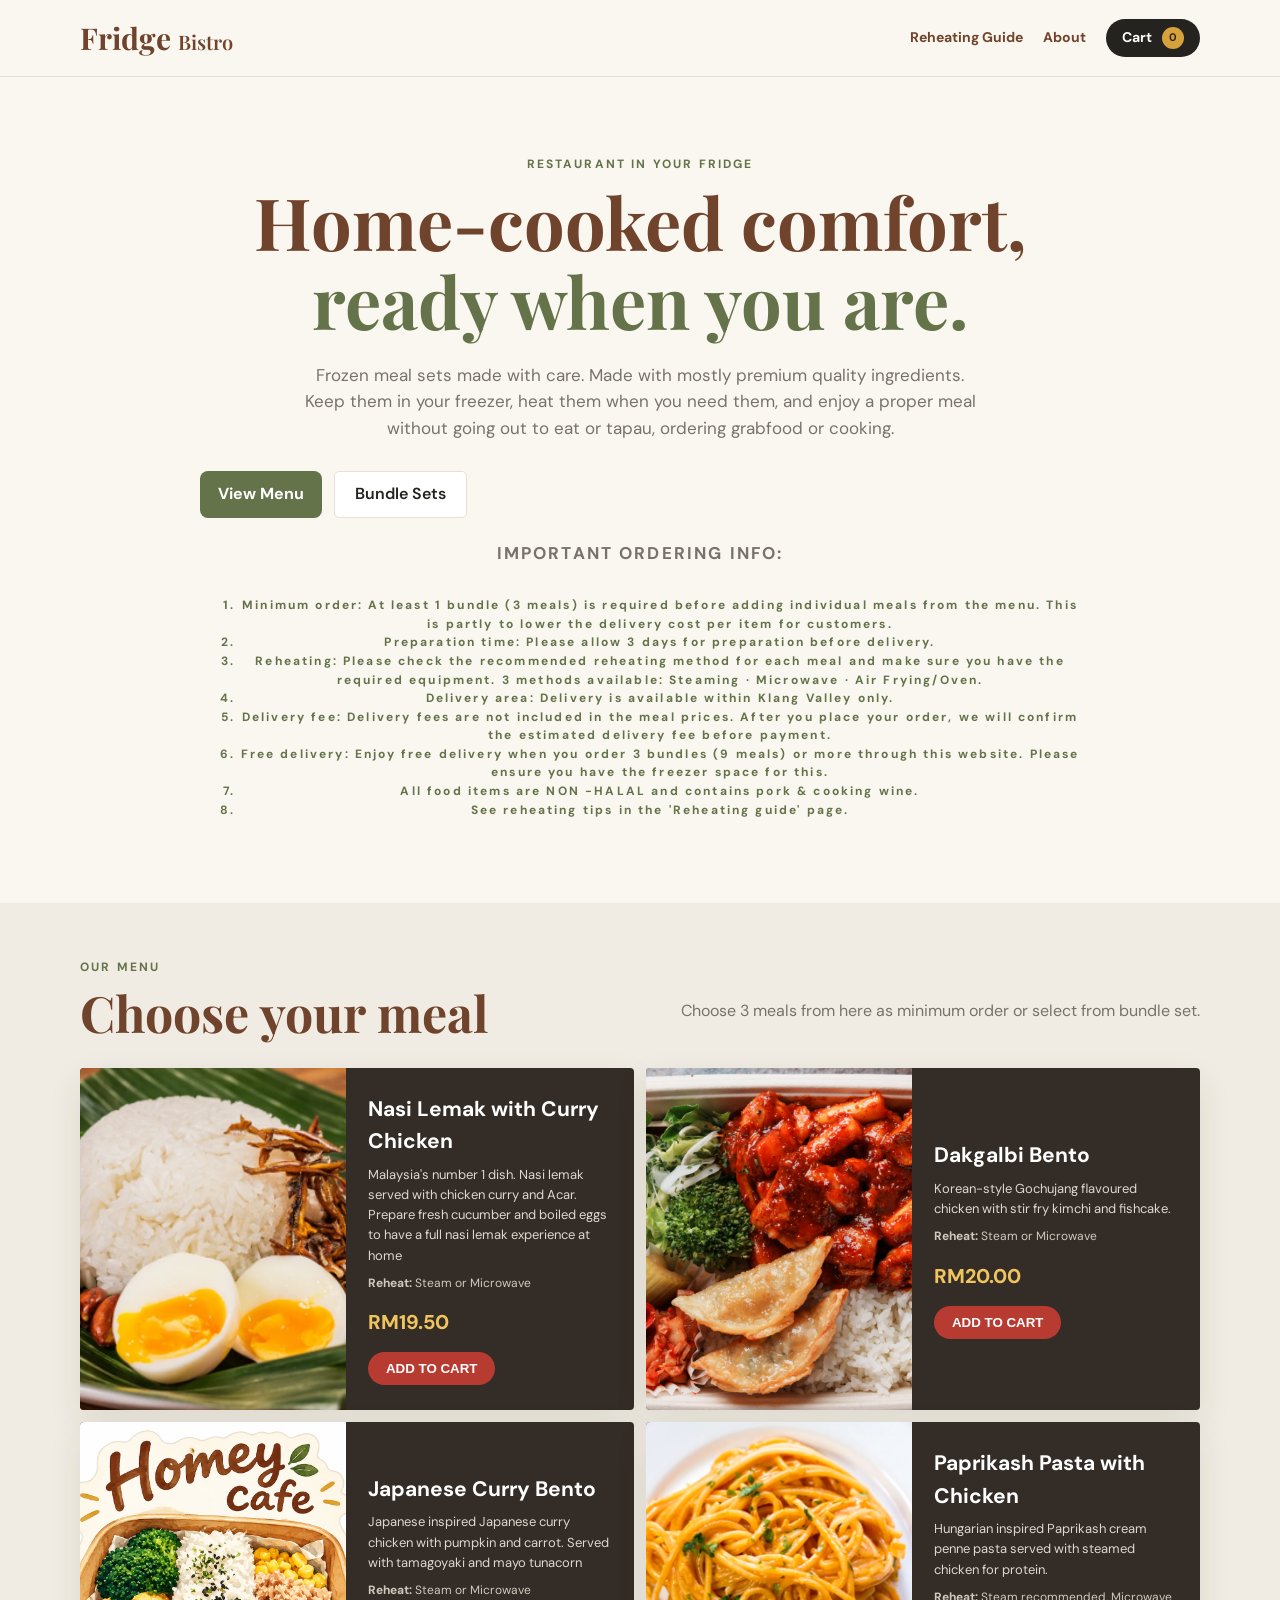
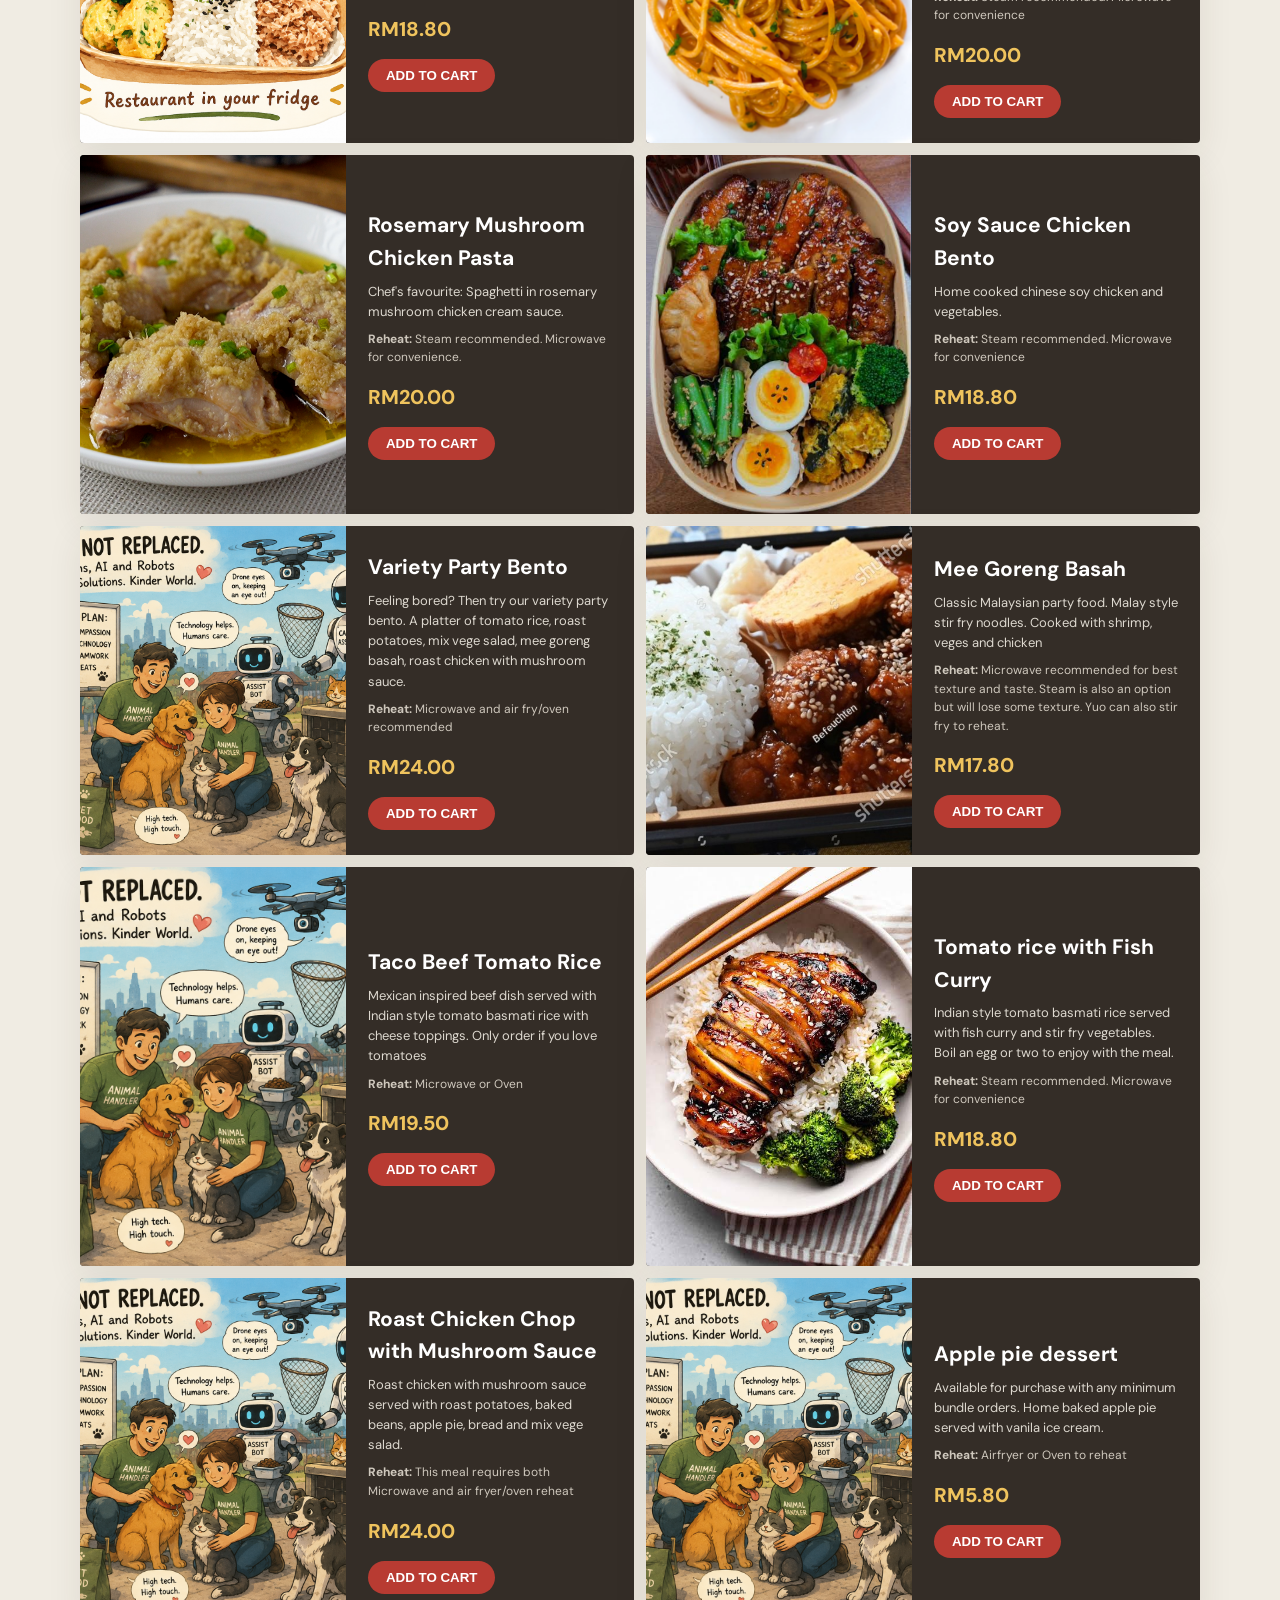
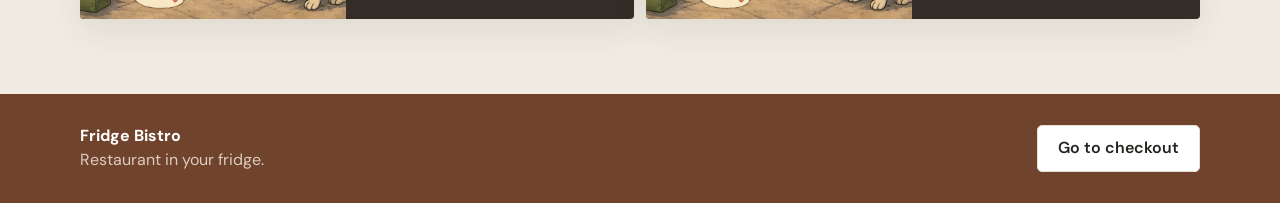
<file: index.html>
<!DOCTYPE html>

<html lang="en">

<head>

  <meta charset="UTF-8">

  <meta
    name="viewport"
    content="width=device-width, initial-scale=1.0"
  >

  <title>Fridge Bistro — Restaurant in your fridge</title>

  <meta
    name="description"
    content="Fridge Bistro — frozen meals ready in your fridge."
  >

  <link
    rel="stylesheet"
    href="style.css"
  >

</head>

<body>

  <!-- =====================================================
       HEADER
       ===================================================== -->

  <header class="site-header">

   <div class="container nav">

  <a
    class="brand"
    href="index.html"
  >
    <span>Fridge</span>
    <small>Bistro</small>
  </a>

  <nav class="main-nav">
<a href="reheating.html">Reheating Guide</a>
    <a href="about.html">
      About
    </a>

    <a
      class="cart-link"
      href="checkout.html"
    >
      Cart
      <b id="cart-count">0</b>
    </a>

  </nav>

</div>

  </header>


  <!-- =====================================================
       MAIN
       ===================================================== -->

  <main>

    <!-- HERO -->

    <section class="hero container">

      <p class="eyebrow">
        RESTAURANT IN YOUR FRIDGE
      </p>

      <h1>
        Home-cooked comfort,
        <br>
        <em>ready when you are.</em>
      </h1>

      <p>
        Frozen meal sets made with care. Made with mostly premium quality ingredients.
        Keep them in your freezer, heat them
        when you need them, and enjoy a proper
        meal without going out to eat or tapau, ordering grabfood or cooking.
      </p>

      <div class="hero-buttons">

        <a
          class="primary-btn"
          href="#menu"
        >
          View Menu
        </a>

        <a
          class="secondary-btn"
          href="bundles.html"
        >
          Bundle Sets
        </a>

      </div>


      <!-- IMPORTANT : BEFORE YOU ORDER INFO -->

      <div class="eyebrow">

        <p>
          <strong>IMPORTANT ORDERING INFO:</strong>
        </p>

        <ol>

          <li>
            Minimum order: At least 1 bundle (3 meals) is required before adding individual meals from the menu. This is partly to lower the delivery cost per item for customers.
          </li>

          <li>
            Preparation time: Please allow 3 days for preparation before delivery.
          </li>
  <li>
            Reheating: Please check the recommended reheating method for each meal and make sure you have the required equipment.
    3 methods available: Steaming · Microwave · Air Frying/Oven.
          </li>
          <li>
            Delivery area: Delivery is available within Klang Valley only.
          </li>

          <li>
            Delivery fee: Delivery fees are not included in the meal prices. After you place your order, we will confirm the estimated delivery fee before payment.
          </li>

          <li>
           Free delivery: Enjoy free delivery when you order 3 bundles (9 meals) or more through this website. Please ensure you have the freezer space for this.
          </li>
  <li>
           All food items are NON -HALAL and contains pork & cooking wine.
          </li>
        <li>
           See reheating tips in the 'Reheating guide' page.
          </li>  
        </ol>

      </div>

    </section>


    <!-- MENU -->

    <section
      id="menu"
      class="menu-section"
    >

      <div class="container">

        <div class="section-heading">

          <div>

            <p class="eyebrow">
              OUR MENU
            </p>

            <h2>
              Choose your meal
            </h2>

          </div>

          <p>
            Choose 3 meals from here as minimum order or select from bundle set.
          </p>

        </div>


        <div
          id="menu-grid"
          class="menu-grid"
        ></div>

      </div>

    </section>

  </main>


  <!-- =====================================================
       FOOTER
       ===================================================== -->

  <footer>

    <div class="container footer-inner">

      <div>

        <strong>
          Fridge Bistro
        </strong>

        <span>
          Restaurant in your fridge.
        </span>

      </div>

      <a
        class="secondary-btn"
        href="checkout.html"
      >
        Go to checkout
      </a>

    </div>

  </footer>


  <script src="script.js"></script>

</body>

</html>
</file>
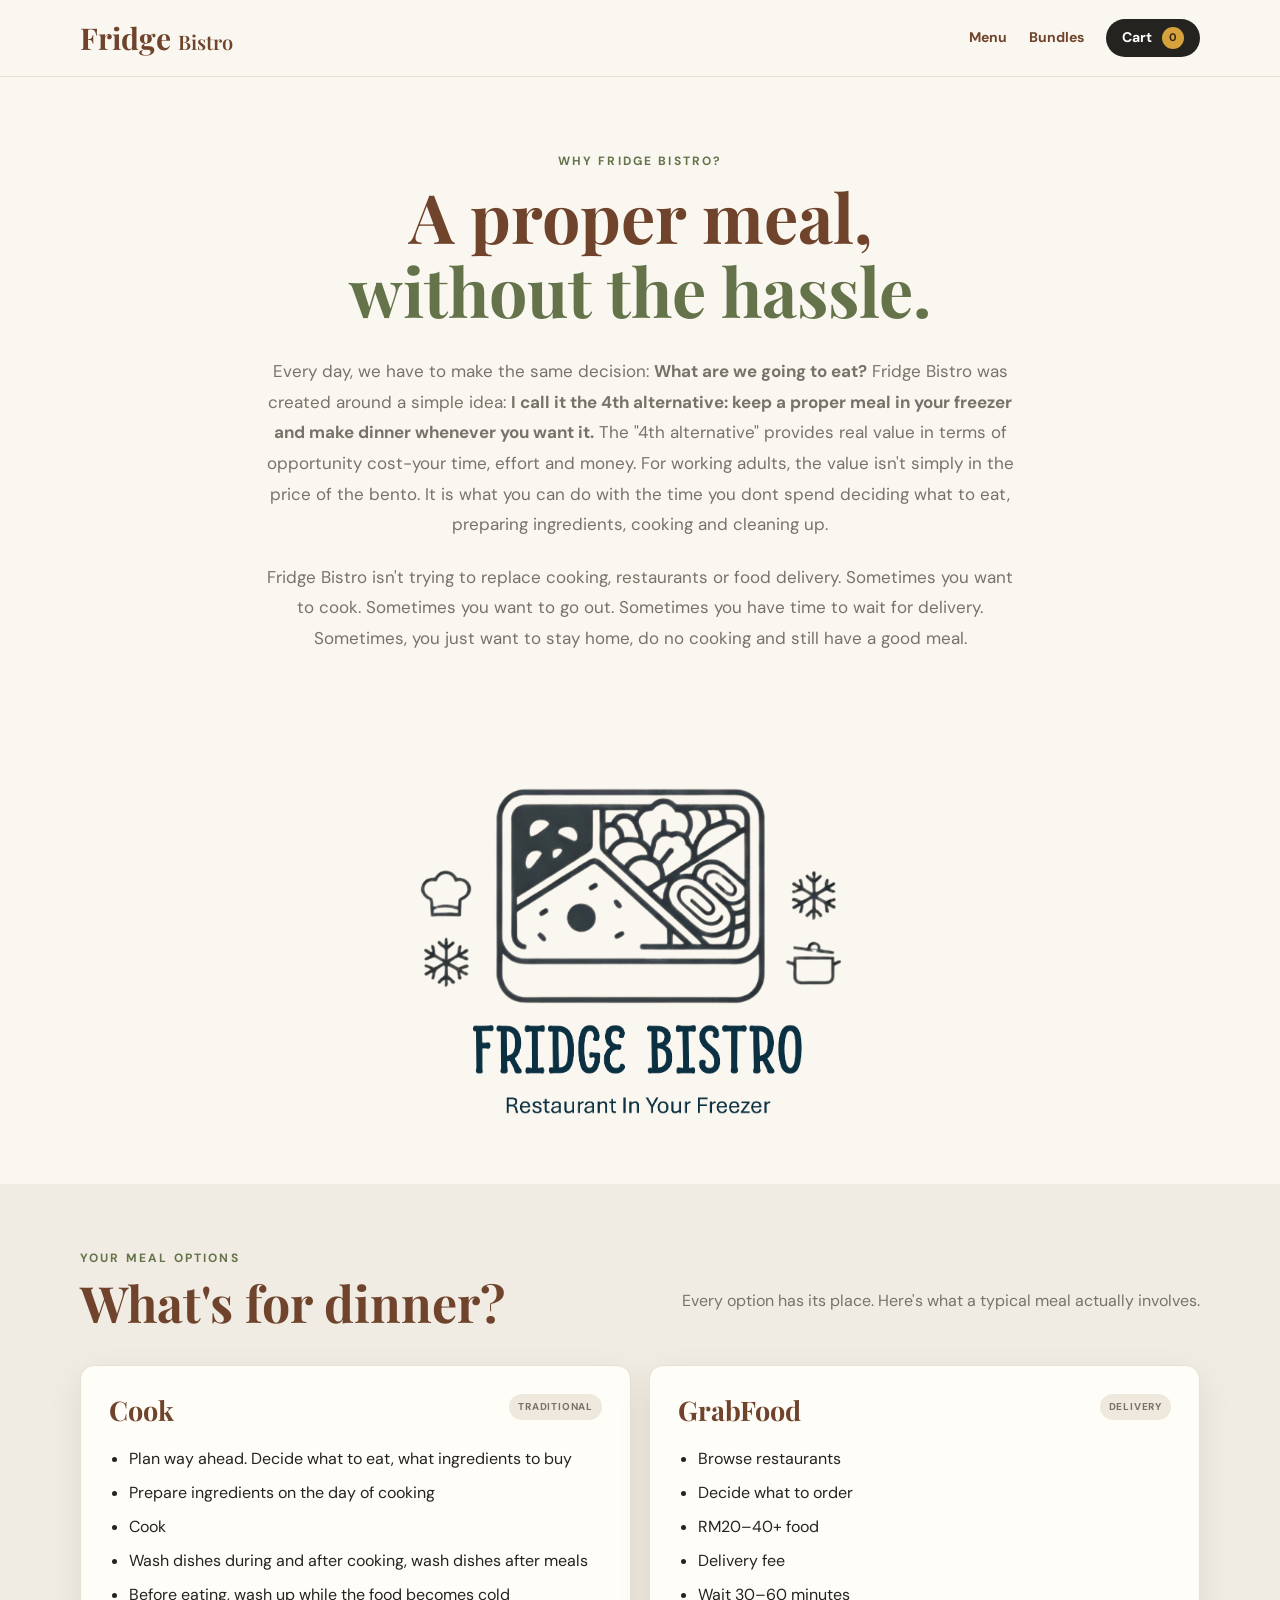
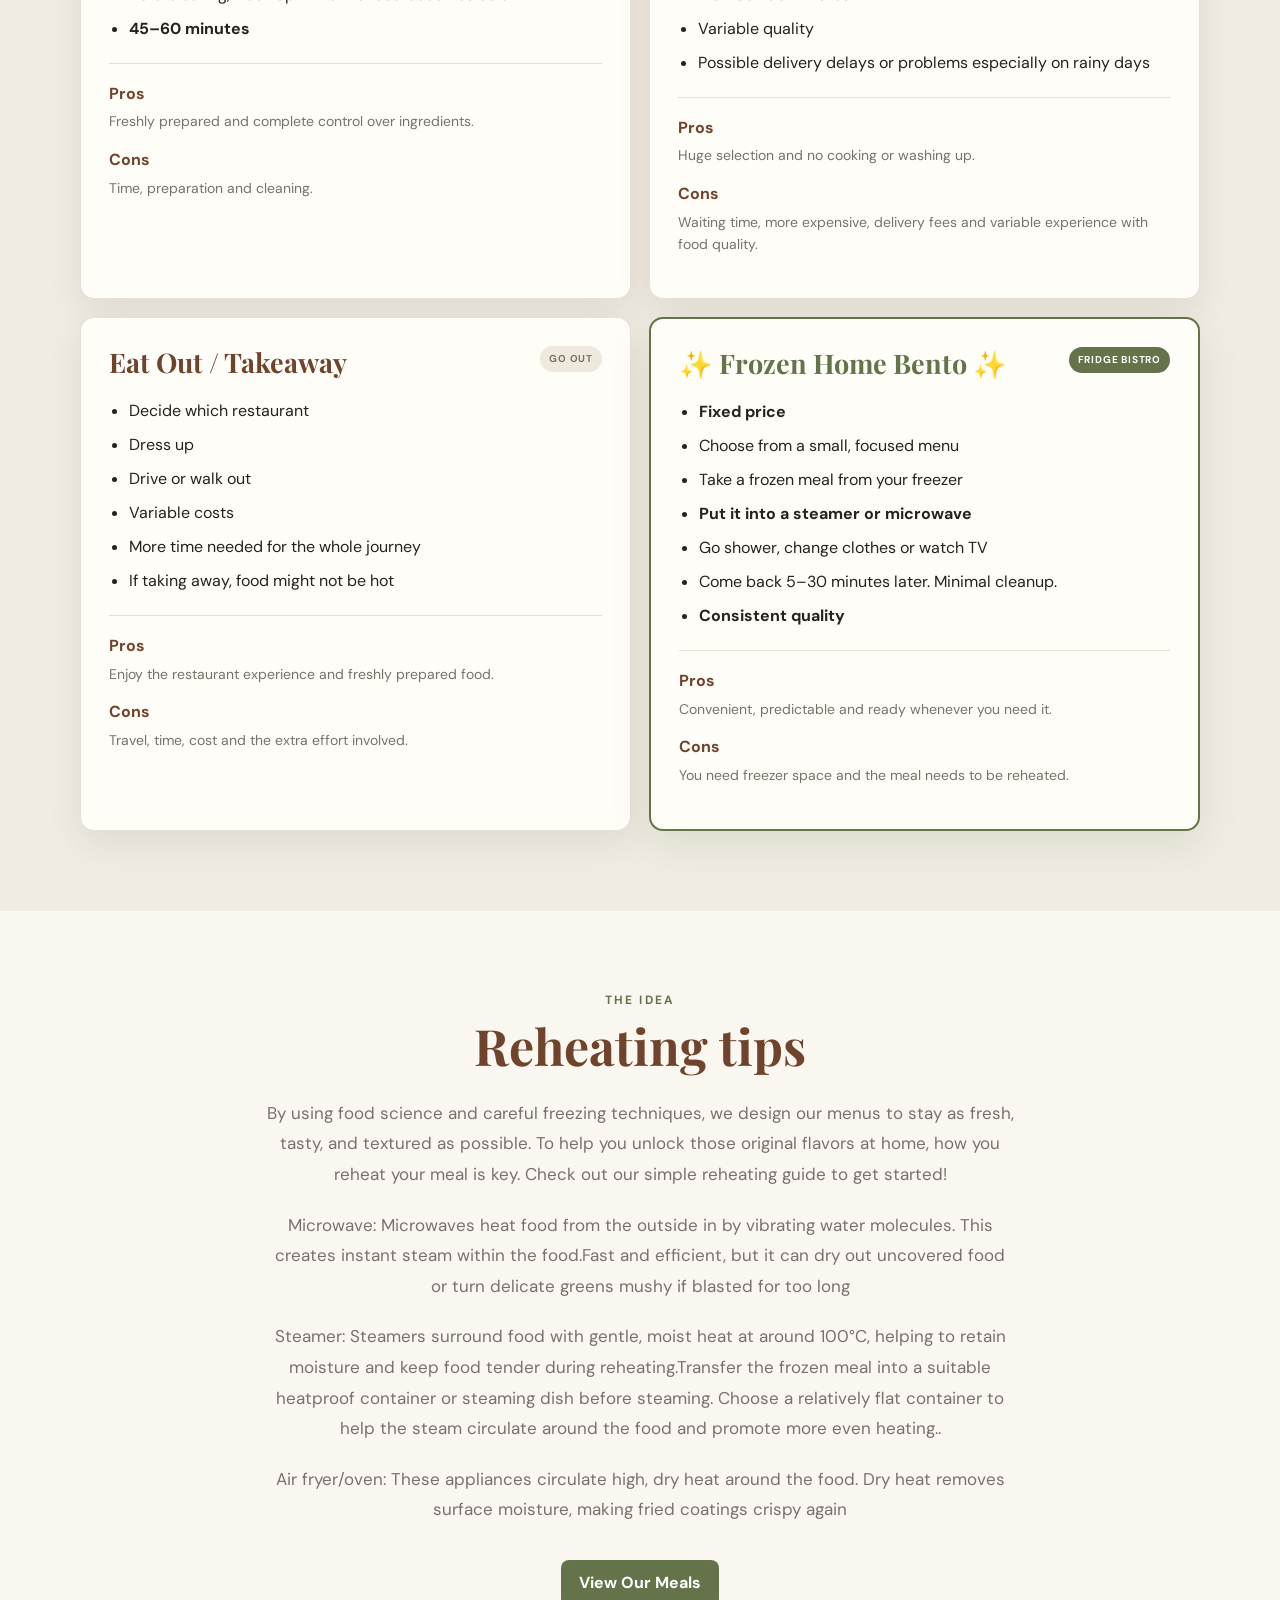
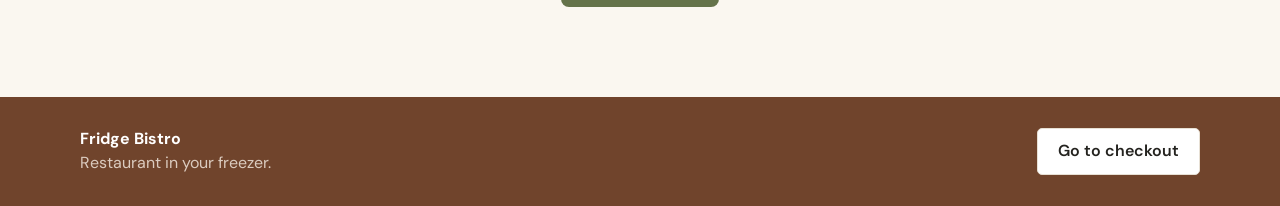
<file: about.html>
<!DOCTYPE html>

<html lang="en">

<head>

  <meta charset="UTF-8">

  <meta
    name="viewport"
    content="width=device-width, initial-scale=1.0"
  >

  <title>About Fridge Bistro — Why frozen home bento?</title>

  <meta
    name="description"
    content="Why Fridge Bistro makes frozen home bento meals — a convenient alternative to cooking, ordering delivery, or eating out."
  >

  <link
    rel="stylesheet"
    href="style.css"
  >

</head>

<body>


  <!-- =====================================================
       HEADER
       ===================================================== -->

  <header class="site-header">

    <div class="container nav">

      <a
        class="brand"
        href="index.html"
      >
        <span>Fridge</span>
        <small>Bistro</small>
      </a>

      <nav class="about-nav">

        <a href="index.html">
          Menu
        </a>

        <a href="bundles.html">
          Bundles
        </a>

        <a
          class="cart-link"
          href="checkout.html"
        >
          Cart
          <b id="cart-count">0</b>
        </a>

      </nav>

    </div>

  </header>


  <!-- =====================================================
       MAIN
       ===================================================== -->

  <main>


    <!-- INTRO -->

    <section class="about-hero">

      <div class="container about-container">

        <p class="eyebrow">
          WHY FRIDGE BISTRO?
        </p>

        <h1>
          A proper meal,
          <br>
          <em>without the hassle.</em>
        </h1>

        <p class="about-intro">

          Every day, we have to make the same decision:
          <strong>What are we going to eat?</strong>

         Fridge Bistro was created around a simple idea:
          <strong>I call it the 4th alternative: keep a proper meal in your freezer and make dinner
          whenever you want it.</strong>
          The "4th alternative" provides real value in terms of opportunity cost-your time, effort and money. For working adults, the value isn't simply in the price of the bento. It is what you can do with the time you dont spend deciding what to eat, preparing ingredients, cooking and cleaning up.
        </p>

        <p class="about-intro">

          Fridge Bistro isn't trying to replace cooking, restaurants or
          food delivery. Sometimes you want to cook. Sometimes you want
          to go out. Sometimes you have time to wait for delivery. Sometimes, you just want to stay home, do no cooking and still have a good meal.          
          
        </p>

      </div>

    </section>
<!-- ABOUT IMAGE -->

<section class="about-image-section">

  <div class="container">

    <img
      src="images/Fridge Bistro.png"
      alt="Fridge Bistro frozen home bento"
      class="about-image"
    >

  </div>

</section>

    <!-- =====================================================
         COMPARISON
         ===================================================== -->

    <section class="comparison-section">

      <div class="container">

        <div class="section-heading about-heading">

          <div>

            <p class="eyebrow">
              YOUR MEAL OPTIONS
            </p>

            <h2>
              What's for dinner?
            </h2>

          </div>

          <p>
            Every option has its place. Here's what a typical meal
            actually involves.
          </p>

        </div>


        <div class="meal-comparison">


          <!-- COOK -->

          <article class="meal-option">

            <div class="meal-option-header">

              <h3>
                Cook
              </h3>

              <span class="meal-label">
                TRADITIONAL
              </span>

            </div>

            <ul>

              <li>
                Plan way ahead. Decide what to eat, what ingredients to buy
              </li>

              <li>
                Prepare ingredients on the day of cooking
              </li>

              <li>
                Cook
              </li>

              <li>
                Wash dishes during and after cooking, wash dishes after meals
              </li>

              <li>
                Before eating, wash up while the food becomes cold
              </li>

              <li>
                <strong>45–60 minutes</strong>
              </li>

            </ul>

            <div class="meal-pros-cons">

              <strong>
                Pros
              </strong>

              <p>
                Freshly prepared and complete control over ingredients.
              </p>

              <strong>
                Cons
              </strong>

              <p>
                Time, preparation and cleaning.
              </p>

            </div>

          </article>


          <!-- GRABFOOD -->

          <article class="meal-option">

            <div class="meal-option-header">

              <h3>
                GrabFood
              </h3>

              <span class="meal-label">
                DELIVERY
              </span>

            </div>

            <ul>

              <li>
                Browse restaurants
              </li>

              <li>
                Decide what to order
              </li>

              <li>
                RM20–40+ food
              </li>

              <li>
                Delivery fee
              </li>

              <li>
                Wait 30–60 minutes
              </li>

              <li>
                Variable quality
              </li>

              <li>
                Possible delivery delays or problems especially on rainy days
              </li>

            </ul>

            <div class="meal-pros-cons">

              <strong>
                Pros
              </strong>

              <p>
                Huge selection and no cooking or washing up.
              </p>

              <strong>
                Cons
              </strong>

              <p>
                Waiting time, more expensive, delivery fees and variable experience with food quality.
              </p>

            </div>

          </article>


          <!-- EAT OUT -->

          <article class="meal-option">

            <div class="meal-option-header">

              <h3>
                Eat Out / Takeaway
              </h3>

              <span class="meal-label">
                GO OUT
              </span>

            </div>

            <ul>

              <li>
                Decide which restaurant
              </li>

              <li>
                Dress up
              </li>

              <li>
                Drive or walk out
              </li>

              <li>
                Variable costs
              </li>

              <li>
                More time needed for the whole journey
              </li>

              <li>
                If taking away, food might not be hot
              </li>

            </ul>

            <div class="meal-pros-cons">

              <strong>
                Pros
              </strong>

              <p>
                Enjoy the restaurant experience and freshly prepared food.
              </p>

              <strong>
                Cons
              </strong>

              <p>
                Travel, time, cost and the extra effort involved.
              </p>

            </div>

          </article>


          <!-- FRIDGE BISTRO -->

          <article class="meal-option featured-meal">

            <div class="meal-option-header">

              <h3>
                ✨ Frozen Home Bento ✨
              </h3>

              <span class="meal-label">
                FRIDGE BISTRO
              </span>

            </div>

            <ul>

              <li>
                <strong>Fixed price</strong>
              </li>

              <li>
                Choose from a small, focused menu
              </li>

              <li>
                Take a frozen meal from your freezer
              </li>

              <li>
                <strong>Put it into a steamer or microwave</strong>
              </li>

              <li>
                Go shower, change clothes or watch TV
              </li>

              <li>
                Come back 5–30 minutes later. Minimal cleanup.
              </li>

              <li>
                <strong>Consistent quality</strong>
              </li>

            </ul>

            <div class="meal-pros-cons">

              <strong>
                Pros
              </strong>

              <p>
                Convenient, predictable and ready whenever you need it.
              </p>

              <strong>
                Cons
              </strong>

              <p>
                You need freezer space and the meal needs to be reheated.
              </p>

            </div>

          </article>


        </div>

      </div>

    </section>


    <!-- =====================================================
         CLOSING
         ===================================================== -->

    <section class="about-closing">

      <div class="container">

        <p class="eyebrow">
          THE IDEA
        </p>

        <h2>
          Reheating tips
        </h2>

        <p>
         By using food science and careful freezing techniques, we design our menus to stay as fresh, tasty, and textured as possible. To help you unlock those original flavors at home, how you reheat your meal is key. Check out our simple reheating guide to get started!
        </p>

        <p>
          Microwave: Microwaves heat food from the outside in by vibrating water molecules. This creates instant steam within the food.Fast and efficient, but it can dry out uncovered food or turn delicate greens mushy if blasted for too long
        </p>

         <p>
          Steamer: Steamers surround food with gentle, moist heat at around 100°C, helping to retain moisture and keep food tender during reheating.Transfer the frozen meal into a suitable heatproof container or steaming dish before steaming. Choose a relatively flat container to help the steam circulate around the food and promote more even heating.. 
        </p>

         <p>
          Air fryer/oven: These appliances circulate high, dry heat around the food. Dry heat removes surface moisture, making fried coatings crispy again
        </p>
        <a
          class="primary-btn"
          href="index.html#menu"
        >
          View Our Meals
        </a>

      </div>

    </section>


  </main>


  <!-- =====================================================
       FOOTER
       ===================================================== -->

  <footer>

    <div class="container footer-inner">

      <div>

        <strong>
          Fridge Bistro
        </strong>

        <span>
          Restaurant in your freezer.
        </span>

      </div>

      <a
        class="secondary-btn"
        href="checkout.html"
      >
        Go to checkout
      </a>

    </div>

  </footer>


  <script src="script.js"></script>

</body>

</html>
</file>
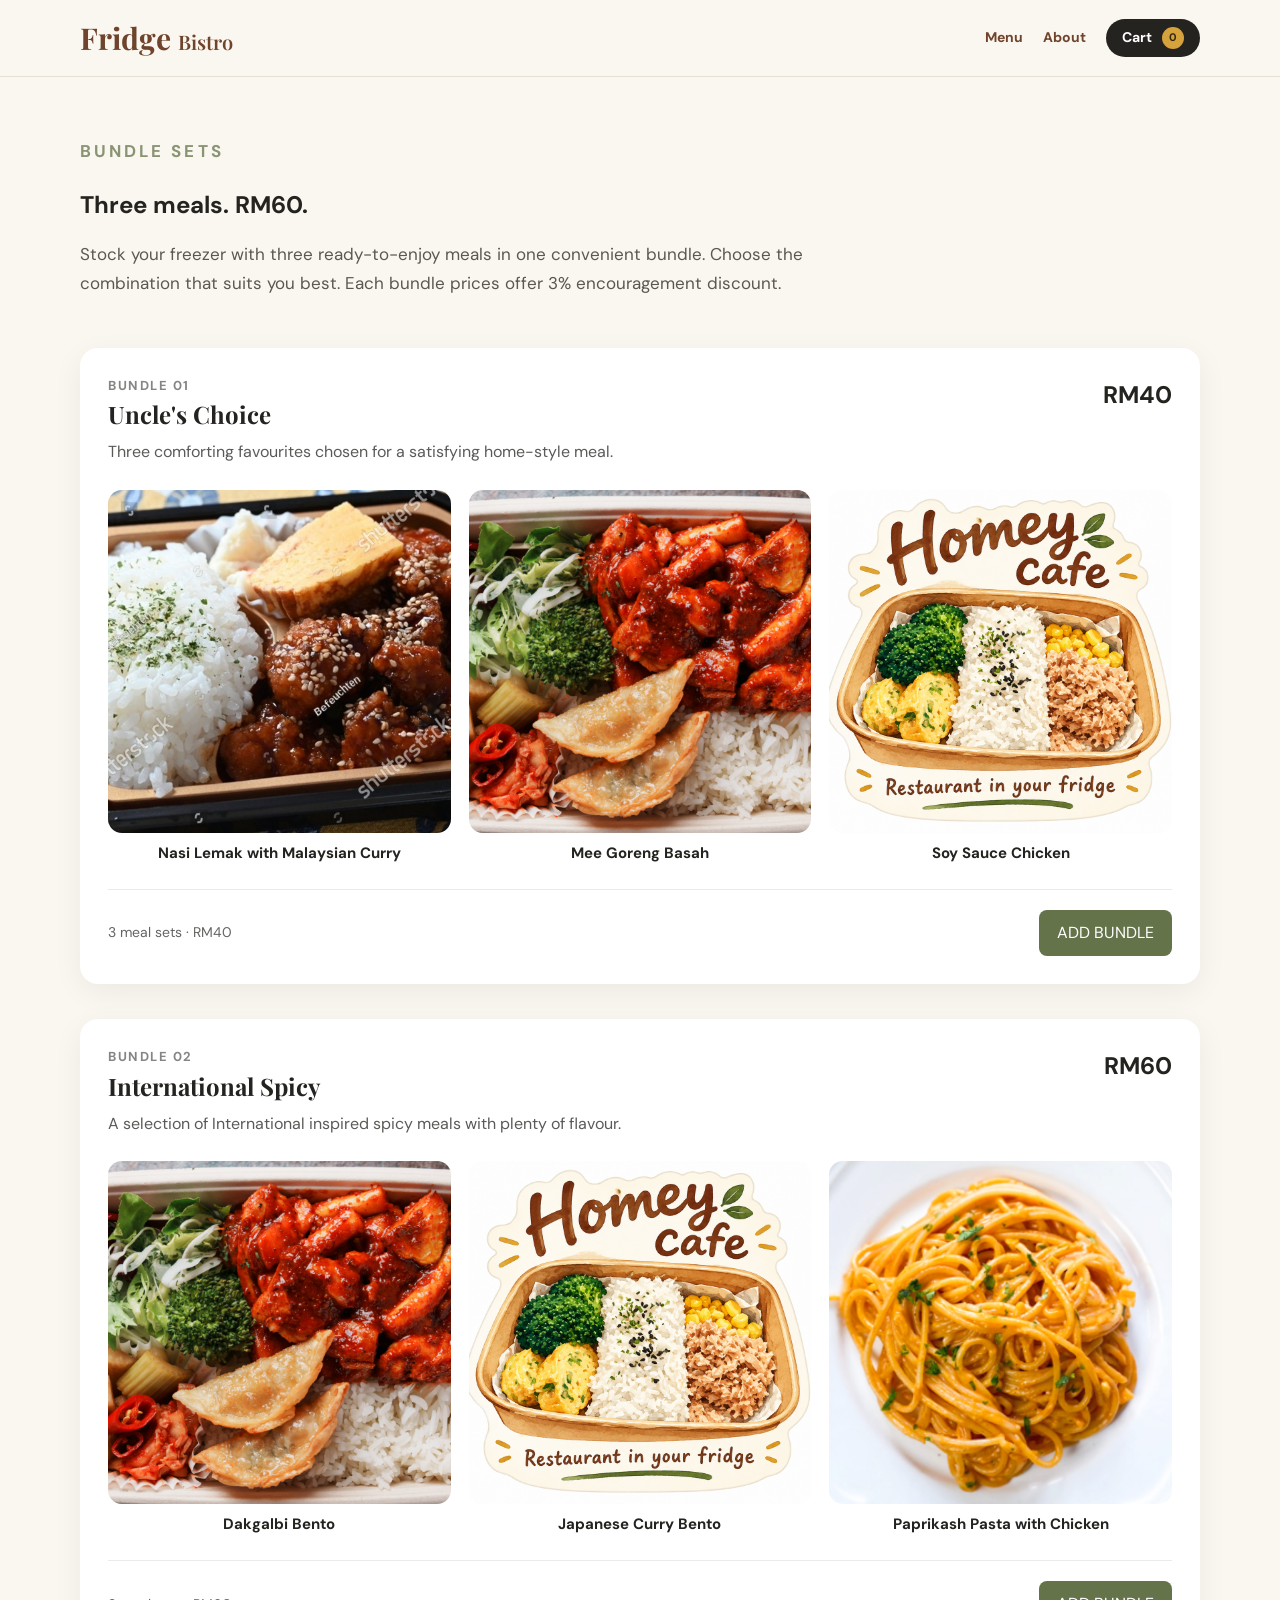
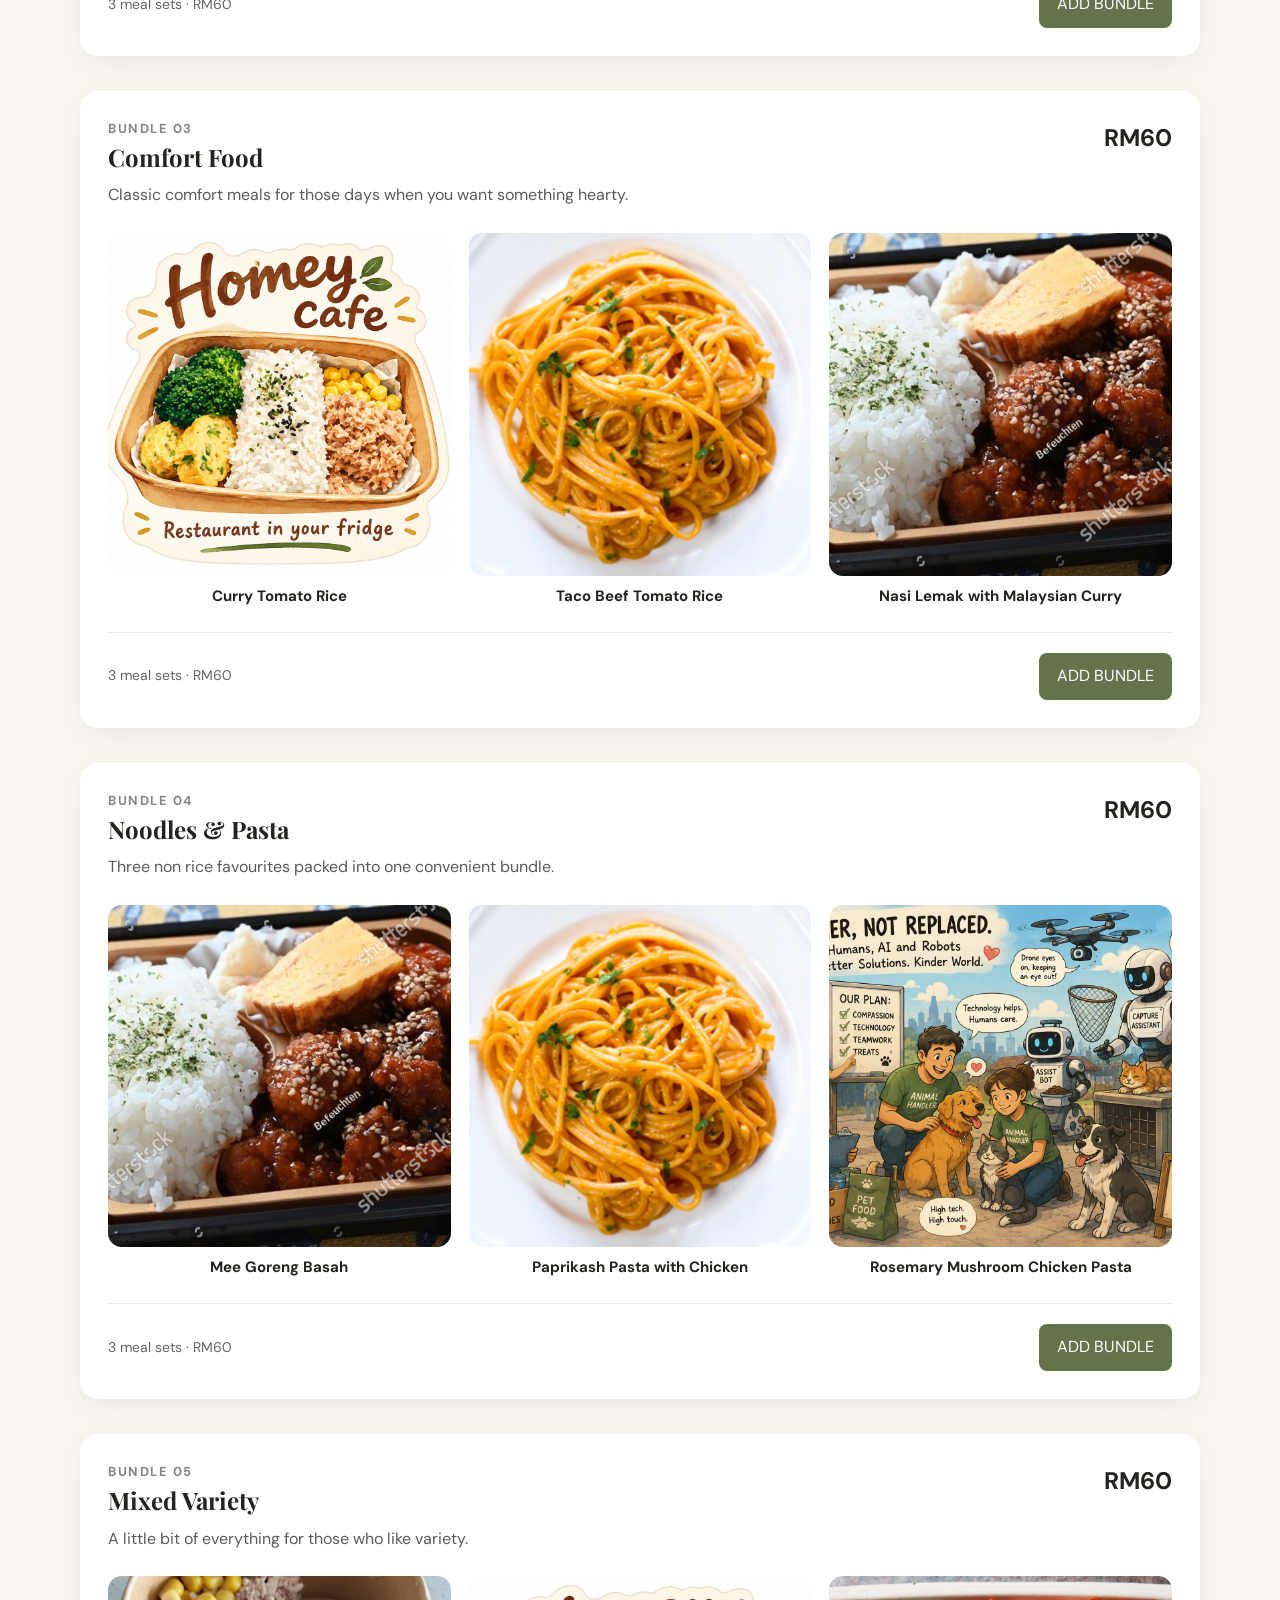
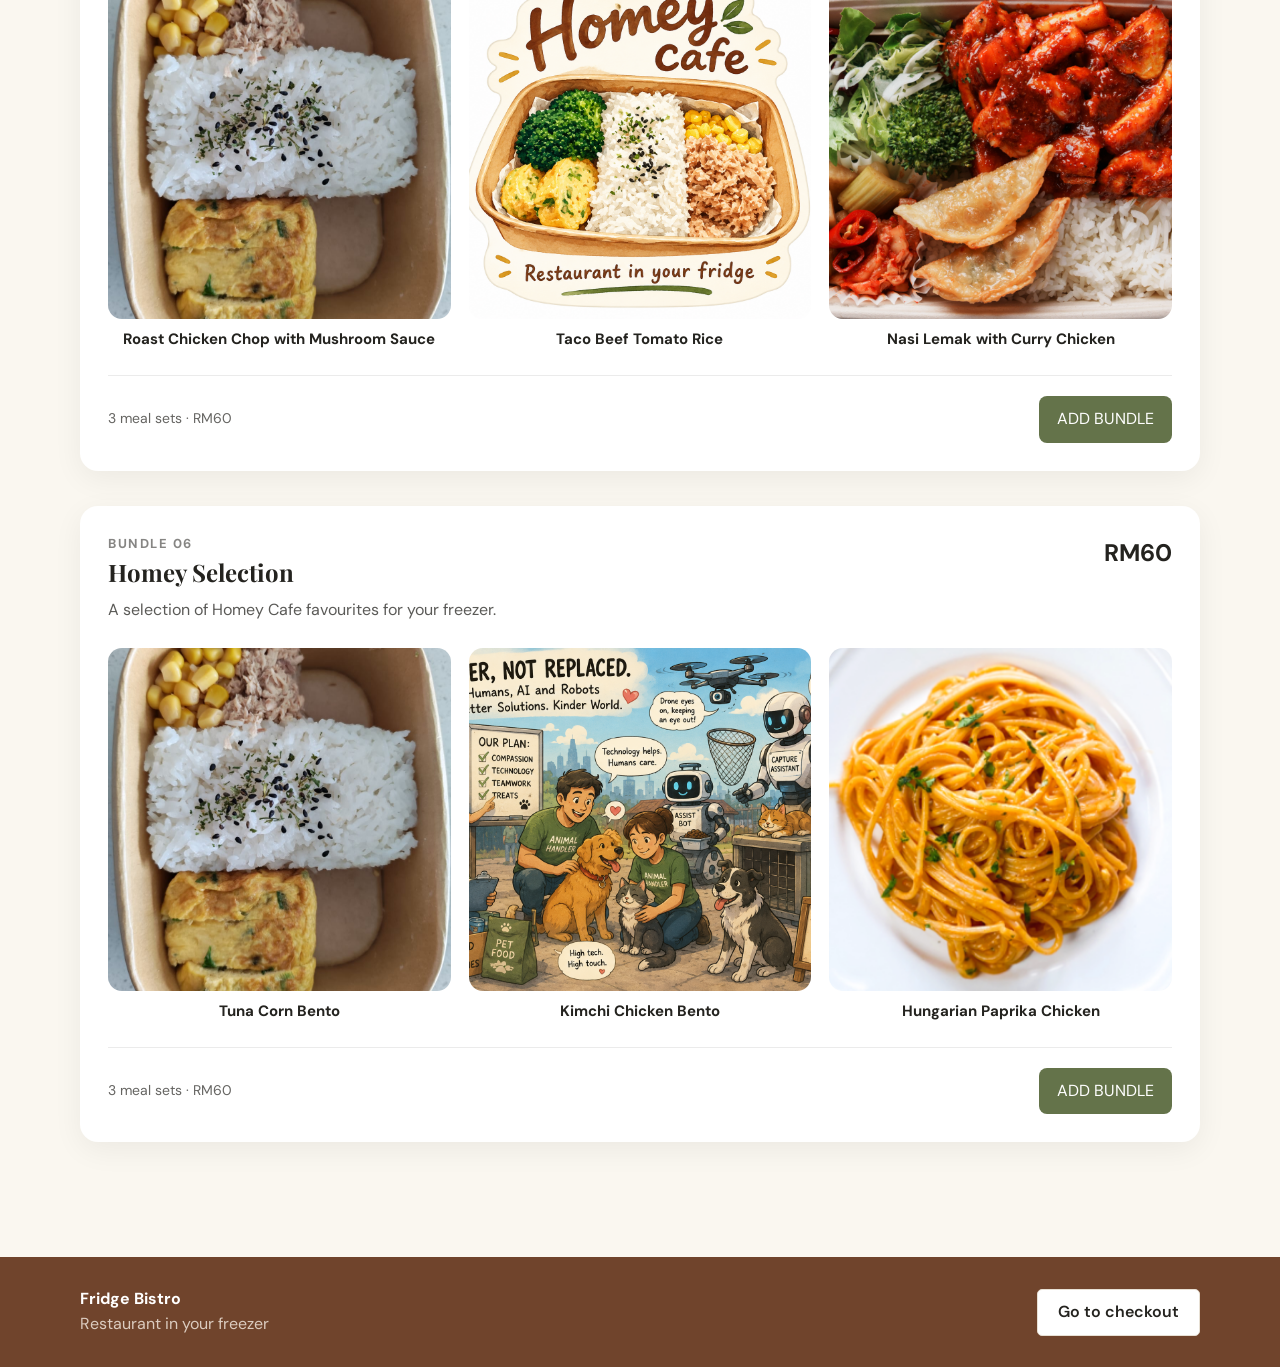
<file: bundles.html>
<!DOCTYPE html>
<html lang="en">

<head>

  <meta charset="UTF-8">

  <meta
    name="viewport"
    content="width=device-width, initial-scale=1.0"
  >

  <title>Bundle Sets — Fridge Bistro</title>

  <link
    rel="stylesheet"
    href="style.css"
  >

  <style>

    /* =====================================================
       BUNDLE PAGE
       ===================================================== */

    .bundle-page {
      padding-top: 60px;
      padding-bottom: 80px;
    }


    .bundle-intro {
      max-width: 760px;
      margin-bottom: 50px;
    }


    .bundle-intro h1 {
      margin-bottom: 15px;
    }


    .bundle-intro p {
      font-size: 17px;
      line-height: 1.7;
      opacity: 0.75;
    }


    /* =====================================================
       BUNDLE BOX
       ===================================================== */

    .bundle-box {
      background: #fff;
      border-radius: 18px;
      padding: 28px;
      margin-bottom: 35px;
      box-shadow: 0 8px 30px rgba(0,0,0,0.06);
    }


    .bundle-top {
      display: flex;
      justify-content: space-between;
      align-items: flex-start;
      gap: 20px;
      margin-bottom: 12px;
    }


    .bundle-number {
      font-size: 13px;
      letter-spacing: 1.5px;
      font-weight: 700;
      opacity: 0.55;
      margin: 0 0 5px;
    }


    .bundle-box h2 {
      margin: 0;
    }


    .bundle-price {
      font-size: 24px;
      font-weight: 700;
      white-space: nowrap;
    }


    .bundle-description {
      margin: 0 0 25px;
      opacity: 0.75;
      line-height: 1.6;
    }


    /* =====================================================
       MEAL IMAGES
       ===================================================== */

    .bundle-meals {
      display: grid;
      grid-template-columns: repeat(3, minmax(0, 1fr));
      gap: 18px;
    }


    .bundle-meal {
      text-align: center;
    }


    .bundle-meal img {
      width: 100%;
      aspect-ratio: 1 / 1;
      object-fit: cover;
      border-radius: 14px;
      display: block;
      margin-bottom: 10px;
    }


    .bundle-meal h3 {
      font-size: 15px;
      margin: 0;
      line-height: 1.4;
    }


    /* =====================================================
       BUNDLE FOOTER
       ===================================================== */

    .bundle-footer {
      margin-top: 25px;
      padding-top: 20px;
      border-top: 1px solid rgba(0,0,0,0.08);
      display: flex;
      align-items: center;
      justify-content: space-between;
      gap: 20px;
    }


    .bundle-footer span {
      font-size: 14px;
      opacity: 0.7;
    }


    .bundle-order-btn {
      border: none;
      cursor: pointer;
      font: inherit;
    }


    /* =====================================================
       MOBILE
       ===================================================== */

    @media (max-width: 700px) {

      .bundle-page {
        padding-top: 40px;
      }


      .bundle-box {
        padding: 20px;
      }


      .bundle-top {
        flex-direction: column;
        gap: 8px;
      }


      .bundle-meals {
        grid-template-columns: 1fr;
        gap: 25px;
      }


      .bundle-meal img {
        aspect-ratio: 4 / 3;
      }


      .bundle-footer {
        flex-direction: column;
        align-items: stretch;
      }


      .bundle-order-btn {
        width: 100%;
        text-align: center;
      }

    }

  </style>

</head>


<body>


  <!-- =====================================================
       HEADER
       ===================================================== -->

  <header class="site-header">

    <div class="container nav">

      <a
        class="brand"
        href="index.html"
      >
        <span>Fridge</span>
        <small>Bistro</small>
      </a>


      <nav class="main-nav">

        <a href="index.html">
          Menu
        </a>

        <a href="about.html">
          About
        </a>

        <a
          class="cart-link"
          href="checkout.html"
        >
          Cart
          <b id="cart-count">0</b>
        </a>

      </nav>

    </div>

  </header>



  <!-- =====================================================
       MAIN
       ===================================================== -->

  <main class="bundle-page container">


    <!-- ===================================================
         INTRO
         =================================================== -->

    <section class="bundle-intro">

      <p class="eyebrow">
        BUNDLE SETS
      </p>

      <h1>
        Three meals. RM60.
      </h1>

      <p>
        Stock your freezer with three ready-to-enjoy
        meals in one convenient bundle. Choose the
        combination that suits you best. Each bundle prices offer 3% encouragement discount.
      </p>

    </section>



    <!-- ===================================================
         BUNDLE 01
         =================================================== -->

    <article class="bundle-box">

      <div class="bundle-top">

        <div>

          <p class="bundle-number">
            BUNDLE 01
          </p>

          <h2>
            Uncle's Choice
          </h2>

        </div>

        <div class="bundle-price">
          RM40
        </div>

      </div>


      <p class="bundle-description">
        Three comforting favourites chosen for a
        satisfying home-style meal.
      </p>


      <div class="bundle-meals">


        <div class="bundle-meal">

          <img
            src="images/spicy.jpg"
            alt="Nasi Lemak with Malaysian Curry"
            loading="lazy"
  decoding="async"
          >

          <h3>
            Nasi Lemak with Malaysian Curry
          </h3>

        </div>


        <div class="bundle-meal">

          <img
            src="images/dakglbi.png"
            alt="Mee Goreng Basah"
            loading="lazy"
  decoding="async"
          >

          <h3>
            Mee Goreng Basah
          </h3>

        </div>


        <div class="bundle-meal">

          <img
            src="images/japanese.png"
            alt="Soy Sauce Chicken"
            loading="lazy"
  decoding="async"
          >

          <h3>
            Soy Sauce Chicken
          </h3>

        </div>


      </div>


      <div class="bundle-footer">

        <span>
          3 meal sets · RM40
        </span>


        <button
          type="button"
          class="primary-btn bundle-order-btn"
          onclick="addBundleToCart('bundle-1')"
        >
          ADD BUNDLE
        </button>

      </div>

    </article>



    <!-- ===================================================
         BUNDLE 02
         =================================================== -->

    <article class="bundle-box">

      <div class="bundle-top">

        <div>

          <p class="bundle-number">
            BUNDLE 02
          </p>

          <h2>
            International Spicy
          </h2>

        </div>

        <div class="bundle-price">
          RM60
        </div>

      </div>


      <p class="bundle-description">
        A selection of International inspired spicy meals with
        plenty of flavour.
      </p>


      <div class="bundle-meals">


        <div class="bundle-meal">

          <img
            src="images/dakglbi.png"
            alt="Dakgalbi Bento"
            loading="lazy"
  decoding="async"
          >

          <h3>
            Dakgalbi Bento
          </h3>

        </div>


        <div class="bundle-meal">

          <img
            src="images/japanese.png"
            alt="Japanese Curry Bento"
            loading="lazy"
  decoding="async"
          >

          <h3>
            Japanese Curry Bento
          </h3>

        </div>


        <div class="bundle-meal">

          <img
            src="images/paprika.png"
            alt="Paprikash Pasta with Chicken"
            loading="lazy"
  decoding="async"
          >

          <h3>
            Paprikash Pasta with Chicken
          </h3>

        </div>


      </div>


      <div class="bundle-footer">

        <span>
          3 meal sets · RM60
        </span>


        <button
          type="button"
          class="primary-btn bundle-order-btn"
          onclick="addBundleToCart('bundle-2')"
        >
          ADD BUNDLE
        </button>

      </div>

    </article>



    <!-- ===================================================
         BUNDLE 03
         =================================================== -->

    <article class="bundle-box">

      <div class="bundle-top">

        <div>

          <p class="bundle-number">
            BUNDLE 03
          </p>

          <h2>
            Comfort Food
          </h2>

        </div>

        <div class="bundle-price">
          RM60
        </div>

      </div>


      <p class="bundle-description">
        Classic comfort meals for those days when
        you want something hearty.
      </p>


      <div class="bundle-meals">


        <div class="bundle-meal">

          <img
            src="images/japanese.png"
            alt="Curry Tomato Rice"
            loading="lazy"
  decoding="async"
          >

          <h3>
            Curry Tomato Rice
          </h3>

        </div>


        <div class="bundle-meal">

          <img
            src="images/paprika.png"
            alt="Taco Beef Tomato Rice"
            loading="lazy"
  decoding="async"
          >

          <h3>
            Taco Beef Tomato Rice
          </h3>

        </div>


        <div class="bundle-meal">

          <img
            src="images/spicy.jpg"
            alt="Nasi Lemak with Malaysian Curry"
            loading="lazy"
  decoding="async"
          >

          <h3>
            Nasi Lemak with Malaysian Curry
          </h3>

        </div>


      </div>


      <div class="bundle-footer">

        <span>
          3 meal sets · RM60
        </span>


        <button
          type="button"
          class="primary-btn bundle-order-btn"
          onclick="addBundleToCart('bundle-3')"
        >
          ADD BUNDLE
        </button>

      </div>

    </article>



    <!-- ===================================================
         BUNDLE 04
         =================================================== -->

    <article class="bundle-box">

      <div class="bundle-top">

        <div>

          <p class="bundle-number">
            BUNDLE 04
          </p>

          <h2>
            Noodles & Pasta
          </h2>

        </div>

        <div class="bundle-price">
          RM60
        </div>

      </div>


      <p class="bundle-description">
        Three non rice favourites packed into
        one convenient bundle.
      </p>


      <div class="bundle-meals">


        <div class="bundle-meal">

          <img
            src="images/spicy.jpg"
            alt="Mee Goreng Basah"
            loading="lazy"
  decoding="async"
          >

          <h3>
            Mee Goreng Basah
          </h3>

        </div>


        <div class="bundle-meal">

          <img
            src="images/paprika.png"
            alt="Paprikash Pasta with Chicken"
            loading="lazy"
  decoding="async"
          >

          <h3>
            Paprikash Pasta with Chicken
          </h3>

        </div>


        <div class="bundle-meal">

          <img
            src="images/kimchi-chicken.png"
            alt="Rosemary Mushroom Chicken Pasta"
            loading="lazy"
  decoding="async"
          >

          <h3>
            Rosemary Mushroom Chicken Pasta
          </h3>

        </div>


      </div>


      <div class="bundle-footer">

        <span>
          3 meal sets · RM60
        </span>


        <button
          type="button"
          class="primary-btn bundle-order-btn"
          onclick="addBundleToCart('bundle-4')"
        >
          ADD BUNDLE
        </button>

      </div>

    </article>



    <!-- ===================================================
         BUNDLE 05
         =================================================== -->

    <article class="bundle-box">

      <div class="bundle-top">

        <div>

          <p class="bundle-number">
            BUNDLE 05
          </p>

          <h2>
            Mixed Variety
          </h2>

        </div>

        <div class="bundle-price">
          RM60
        </div>

      </div>


      <p class="bundle-description">
        A little bit of everything for those who
        like variety.
      </p>


      <div class="bundle-meals">


        <div class="bundle-meal">

          <img
            src="images/tuna.jpeg"
            alt="Roast Chicken Chop with Mushroom Sauce"
            loading="lazy"
  decoding="async"
          >

          <h3>
            Roast Chicken Chop with Mushroom Sauce
          </h3>

        </div>


        <div class="bundle-meal">

          <img
            src="images/japanese.png"
            alt="Taco Beef Tomato Rice"
            loading="lazy"
  decoding="async"
          >

          <h3>
            Taco Beef Tomato Rice
          </h3>

        </div>


        <div class="bundle-meal">

          <img
            src="images/dakglbi.png"
            alt="Nasi Lemak with Curry Chicken"
            loading="lazy"
  decoding="async"
          >

          <h3>
            Nasi Lemak with Curry Chicken
          </h3>

        </div>


      </div>


      <div class="bundle-footer">

        <span>
          3 meal sets · RM60
        </span>


        <button
          type="button"
          class="primary-btn bundle-order-btn"
          onclick="addBundleToCart('bundle-5')"
        >
          ADD BUNDLE
        </button>

      </div>

    </article>



    <!-- ===================================================
         BUNDLE 06
         =================================================== -->

    <article class="bundle-box">

      <div class="bundle-top">

        <div>

          <p class="bundle-number">
            BUNDLE 06
          </p>

          <h2>
            Homey Selection
          </h2>

        </div>

        <div class="bundle-price">
          RM60
        </div>

      </div>


      <p class="bundle-description">
        A selection of Homey Cafe favourites for
        your freezer.
      </p>


      <div class="bundle-meals">


        <div class="bundle-meal">

          <img
            src="images/tuna.jpeg"
            alt="Tuna Corn Bento"
            loading="lazy"
  decoding="async"
          >

          <h3>
            Tuna Corn Bento
          </h3>

        </div>


        <div class="bundle-meal">

          <img
            src="images/kimchi-chicken.png"
            alt="Kimchi Chicken Bento"
            loading="lazy"
  decoding="async"
          >

          <h3>
            Kimchi Chicken Bento
          </h3>

        </div>


        <div class="bundle-meal">

          <img
            src="images/paprika.png"
            alt="Hungarian Paprika Chicken"
            loading="lazy"
  decoding="async"
          >

          <h3>
            Hungarian Paprika Chicken
          </h3>

        </div>


      </div>


      <div class="bundle-footer">

        <span>
          3 meal sets · RM60
        </span>


        <button
          type="button"
          class="primary-btn bundle-order-btn"
          onclick="addBundleToCart('bundle-6')"
        >
          ADD BUNDLE
        </button>

      </div>

    </article>


  </main>



  <!-- =====================================================
       FOOTER
       ===================================================== -->

  <footer>

    <div class="container footer-inner">

      <div>

        <strong>
          Fridge Bistro
        </strong>

        <span>
          Restaurant in your freezer
        </span>

      </div>


      <a
        class="secondary-btn"
        href="checkout.html"
      >
        Go to checkout
      </a>

    </div>

  </footer>



  <!-- =====================================================
       JAVASCRIPT
       ===================================================== -->

  <script src="script.js"></script>

</body>
</html>
</file>
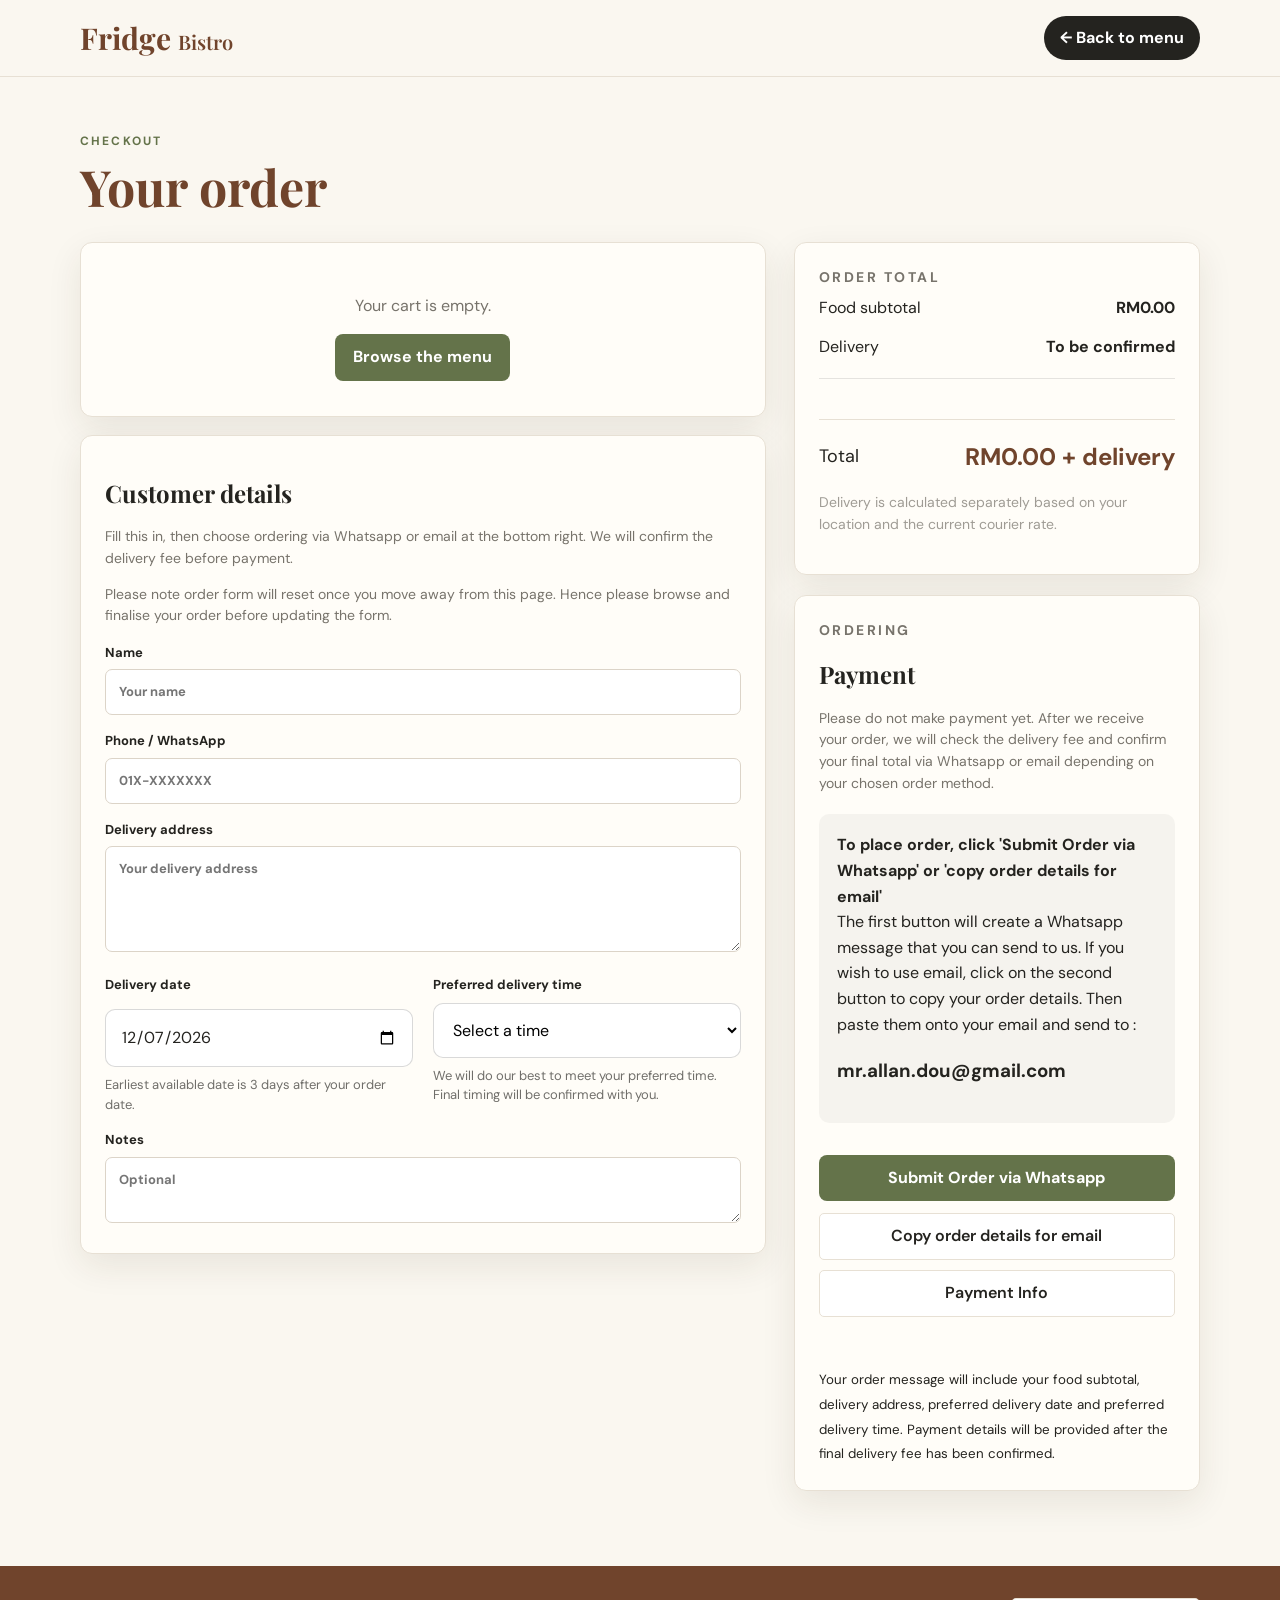
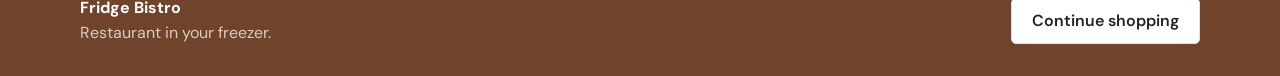
<file: checkout.html>
<!DOCTYPE html>
<html lang="en">

<head>

  <meta charset="UTF-8">

  <meta
    name="viewport"
    content="width=device-width, initial-scale=1.0"
  >

  <title>Checkout — Fridge Bistro</title>

  <link
    rel="stylesheet"
    href="style.css"
  >

  <style>

    /* =====================================================
       DELIVERY DATE / TIME
       ===================================================== */

    .delivery-schedule {
      display: grid;
      grid-template-columns: 1fr 1fr;
      gap: 20px;
      margin-top: 0;
    }


    .schedule-field {
      display: flex;
      flex-direction: column;
    }


    .schedule-field label {
      margin-bottom: 8px;
    }


    .schedule-field input,
    .schedule-field select {
      width: 100%;
      box-sizing: border-box;
      font: inherit;
      padding: 15px;
      border: 1px solid rgba(0,0,0,0.15);
      border-radius: 10px;
      background: #fff;
    }


    .schedule-field small {
      margin-top: 8px;
      font-size: 13px;
      line-height: 1.5;
      opacity: 0.65;
    }


    /* =====================================================
       PAYMENT INFO
       ===================================================== */

    .payment-info {
      display: none;
      margin-top: 18px;
      padding: 20px;
      background: rgba(0,0,0,0.04);
      border-radius: 12px;
      line-height: 1.6;
    }


    .payment-info h3 {
      margin-top: 0;
      margin-bottom: 15px;
    }


    .payment-method {
      margin-bottom: 22px;
    }


    .payment-method:last-child {
      margin-bottom: 0;
    }


    .payment-method strong {
      display: block;
      margin-bottom: 5px;
    }


    .bank-details {
      background: #fff;
      padding: 15px;
      border-radius: 10px;
      border: 1px solid rgba(0,0,0,0.08);
    }


    .bank-details div {
      margin-bottom: 5px;
    }


    .bank-details div:last-child {
      margin-bottom: 0;
    }


    .payment-warning {
      margin-top: 18px;
      padding: 15px;
      border-radius: 10px;
      background: rgba(0,0,0,0.06);
      font-size: 14px;
    }


    /* =====================================================
       TNG QR PLACEHOLDER
       ===================================================== */

    .qr-placeholder {
      width: 220px;
      height: 220px;
      max-width: 100%;
      margin: 12px auto 0;
      border: 2px dashed rgba(0,0,0,0.25);
      border-radius: 12px;
      display: flex;
      align-items: center;
      justify-content: center;
      text-align: center;
      padding: 20px;
      box-sizing: border-box;
      background: #fff;
      color: #777;
    }


    .qr-placeholder span {
      font-size: 14px;
      line-height: 1.5;
    }


    .payment-receipt {
      margin-top: 18px;
      font-size: 14px;
      opacity: 0.75;
    }


    /* =====================================================
       MOBILE
       ===================================================== */

    @media (max-width: 700px) {

      .delivery-schedule {
        grid-template-columns: 1fr;
        gap: 18px;
      }


      .qr-placeholder {
        width: 200px;
        height: 200px;
      }

    }

  </style>

</head>


<body>


  <!-- =====================================================
       HEADER
       ===================================================== -->

  <header class="site-header">

    <div class="container nav">

      <a
        class="brand"
        href="index.html"
      >
        <span>Fridge</span>
        <small>Bistro</small>
      </a>


      <a
        class="cart-link"
        href="index.html"
      >
        ← Back to menu
      </a>

    </div>

  </header>



  <!-- =====================================================
       MAIN
       ===================================================== -->

  <main class="checkout-page container">


    <div class="section-heading">

      <div>

        <p class="eyebrow">
          CHECKOUT
        </p>

        <h1>
          Your order
        </h1>

      </div>

    </div>



    <div class="checkout-layout">


      <!-- ===================================================
           LEFT COLUMN
           =================================================== -->

      <section>


        <!-- CART ITEMS -->

        <div
          id="checkout-items"
          class="card"
        >
        </div>



        <!-- CUSTOMER DETAILS -->

        <form
          id="order-form"
          class="card form-card"
        >

          <h2>
            Customer details
          </h2>

          <p>
            Fill this in, then choose ordering via Whatsapp or email
            at the bottom right. We will confirm the delivery fee
            before payment.
          </p>

          <p>
            Please note order form will reset once you move away
            from this page. Hence please browse and finalise your
            order before updating the form.
          </p>


          <!-- NAME -->

          <label>

            Name

            <input
              id="customer-name"
              required
              placeholder="Your name"
            >

          </label>


          <!-- PHONE -->

          <label>

            Phone / WhatsApp

            <input
              id="customer-phone"
              required
              placeholder="01X-XXXXXXX"
            >

          </label>


          <!-- DELIVERY ADDRESS -->

          <label>

            Delivery address

            <textarea
              id="customer-address"
              required
              rows="4"
              placeholder="Your delivery address"
            ></textarea>

          </label>



          <!-- =================================================
               DELIVERY DATE AND TIME
               ================================================= -->

          <div class="delivery-schedule">


            <!-- DELIVERY DATE -->

            <div class="schedule-field">

              <label for="delivery-date">
                Delivery date
              </label>

              <input
                type="date"
                id="delivery-date"
                required
              >

              <small>
                Earliest available date is 3 days after
                your order date.
              </small>

            </div>



            <!-- DELIVERY TIME -->

            <div class="schedule-field">

              <label for="delivery-time">
                Preferred delivery time
              </label>

              <select
                id="delivery-time"
                required
              >

                <option value="">
                  Select a time
                </option>

                <option value="10:00 AM – 12:00 PM">
                  10:00 AM – 12:00 PM
                </option>

                <option value="12:00 PM – 2:00 PM">
                  12:00 PM – 2:00 PM
                </option>

                <option value="2:00 PM – 4:00 PM">
                  2:00 PM – 4:00 PM
                </option>

                <option value="4:00 PM – 6:00 PM">
                  4:00 PM – 6:00 PM
                </option>

                <option value="6:00 PM – 8:00 PM">
                  6:00 PM – 8:00 PM
                </option>

              </select>

              <small>
                We will do our best to meet your preferred
                time. Final timing will be confirmed with you.
              </small>

            </div>


          </div>



          <!-- NOTES -->

          <label>

            Notes

            <textarea
              id="customer-notes"
              rows="2"
              placeholder="Optional"
            ></textarea>

          </label>

        </form>


      </section>



      <!-- ===================================================
           RIGHT COLUMN
           =================================================== -->

      <aside>


        <!-- =================================================
             ORDER TOTAL
             ================================================= -->

        <div class="card payment-card">


          <p class="eyebrow">
            ORDER TOTAL
          </p>


          <div
            style="
              display:flex;
              justify-content:space-between;
              align-items:center;
              margin-bottom:14px;
            "
          >

            <span>
              Food subtotal
            </span>

            <strong id="checkout-subtotal">
              RM0.00
            </strong>

          </div>


          <div
            style="
              display:flex;
              justify-content:space-between;
              align-items:center;
              margin-bottom:18px;
            "
          >

            <span>
              Delivery
            </span>

            <strong>
              To be confirmed
            </strong>

          </div>


          <div
            style="
              border-top:1px solid rgba(0,0,0,0.10);
              padding-top:20px;
            "
          >

            <div class="total">

              <span>
                Total
              </span>

              <b id="checkout-total">
                RM0.00 + delivery
              </b>

            </div>

          </div>


          <p
            style="
              margin-top:16px;
              font-size:14px;
              line-height:1.6;
              opacity:0.7;
            "
          >
            Delivery is calculated separately based on
            your location and the current courier rate.
          </p>


        </div>



        <!-- =================================================
             PAYMENT INFORMATION
             ================================================= -->

        <div
          class="card payment-card"
          style="margin-top:20px;"
        >

          <p class="eyebrow">
            ORDERING
          </p>


          <h2>
            Payment
          </h2>


          <p>
            Please do not make payment yet. After we receive your order, we will check
            the delivery fee and confirm your final total via Whatsapp or email depending on your chosen order method.
          </p>


          <div
            style="
              background:rgba(0,0,0,0.04);
              padding:18px;
              border-radius:10px;
              margin:20px 0;
              line-height:1.6;
            "
          >

            <strong>
              To place order, click 'Submit Order via Whatsapp' or 'copy order details for email'
            </strong>

            <br>

            The first button will create a Whatsapp message that you can send to us. If you wish to use email, click on the second button to copy your order details. Then paste them onto your email and send to : <h3>mr.allan.dou@gmail.com</h3>

          </div>


          <!-- CREATE ORDER -->

          <button
            id="send-order"
            class="primary-btn full"
            type="button"
          >
            Submit Order via Whatsapp
          </button>


          <!-- COPY ORDER & SEND TO : Mr.allan.dou@gmail.com -->

          <button
            id="copy-order"
            class="secondary-btn full"
            type="button"
          >
            Copy order details for email
          </button>


          <!-- PAYMENT INFO BUTTON -->

          <button
            id="payment-info-button"
            class="secondary-btn full"
            type="button"
            style="margin-top:10px;"
          >
            Payment Info
          </button>



          <!-- =================================================
               HIDDEN PAYMENT INFORMATION
               ================================================= -->

          <div
            id="payment-info"
            class="payment-info"
          >

            <h3>
              Payment Information
            </h3>


            <p>
              Once Fridge Bistro has confirmed your delivery fee
              and final total, you may make payment using one
              of the methods below.
            </p>



            <!-- BANK TRANSFER -->

            <div class="payment-method">

              <strong>
                Bank Transfer
              </strong>


              <div class="bank-details">

                <div>
                  <strong>Bank:</strong>
                  MAYBANK
                </div>

                <div>
                  <strong>Account Name:</strong>
                  ALLAN THEW YEUNG HUI
                </div>

                <div>
                  <strong>Account Number:</strong>
                  5123 3431 5581
                </div>

              </div>

            </div>



            <!-- TNG -->

            <div class="payment-method">

              <strong>
                Touch 'n Go eWallet
              </strong>

              <p>
                Scan the QR code below to make payment.
              </p>


              <!--
                =================================================
                TNG QR PLACEHOLDER

                Later, replace this entire div with:

                <img
                  src="images/tng-qr.png"
                  alt="Touch 'n Go payment QR code"
                  style="
                    width:220px;
                    max-width:100%;
                    display:block;
                    margin:12px auto 0;
                    border-radius:10px;
                  "
                >

                =================================================
              -->

              <div class="qr-placeholder">

                <span>
                  TNG QR CODE<br>
                  <br>
                  PLACEHOLDER<br>
                  <br>
                  Replace this box with<br>
                  your actual TNG QR image.
                </span>

              </div>

            </div>



            <!-- PAYMENT WARNING -->

            <div class="payment-warning">

              <strong>
                Please pay only after your final total
                has been confirmed by Fridge Bistro.
              </strong>

              <br><br>

              After payment, please send your payment
              receipt to us via WhatsApp or Email.

            </div>


            <p class="payment-receipt">
              Your payment will be matched against your
              confirmed order amount.
            </p>

          </div>



          <!-- STATUS -->

          <p
            id="checkout-status"
            class="status"
          >
          </p>


          <small>
            Your order message will include your food
            subtotal, delivery address, preferred delivery
            date and preferred delivery time. Payment details
            will be provided after the final delivery fee
            has been confirmed.
          </small>


        </div>


      </aside>


    </div>


  </main>



  <!-- =====================================================
       FOOTER
       ===================================================== -->

  <footer>

    <div class="container footer-inner">

      <div>

        <strong>
          Fridge Bistro
        </strong>

        <span>
          Restaurant in your freezer.
        </span>

      </div>


      <a
        class="secondary-btn"
        href="index.html"
      >
        Continue shopping
      </a>

    </div>

  </footer>



  <!-- =====================================================
       JAVASCRIPT
       ===================================================== -->

  <script src="script.js"></script>



  <!-- =====================================================
       DELIVERY DATE SETUP
       ===================================================== -->

  <script>

    document.addEventListener(
      "DOMContentLoaded",
      function () {

        const dateInput =
          document.getElementById("delivery-date");


        if (!dateInput) {
          return;
        }


        /*
         * Use the customer's current local date.
         * Earliest delivery = order date + 3 days.
         */

        const today = new Date();


        const earliestDate =
          new Date(today);


        earliestDate.setDate(
          earliestDate.getDate() + 3
        );


        /*
         * Convert the date to YYYY-MM-DD,
         * which is the format required by
         * the HTML date input.
         */

        const year =
          earliestDate.getFullYear();


        const month =
          String(
            earliestDate.getMonth() + 1
          ).padStart(2, "0");


        const day =
          String(
            earliestDate.getDate()
          ).padStart(2, "0");


        const minimumDate =
          `${year}-${month}-${day}`;


        /*
         * Prevent customers from selecting
         * anything earlier than the minimum date.
         */

        dateInput.min =
          minimumDate;


        /*
         * Automatically select the earliest
         * available delivery date.
         */

        dateInput.value =
          minimumDate;

      }
    );



    /* =====================================================
       PAYMENT INFO TOGGLE
       ===================================================== */

    document.addEventListener(
      "DOMContentLoaded",
      function () {

        const button =
          document.getElementById(
            "payment-info-button"
          );


        const paymentInfo =
          document.getElementById(
            "payment-info"
          );


        if (
          !button ||
          !paymentInfo
        ) {
          return;
        }


        button.addEventListener(
          "click",
          function () {

            if (
              paymentInfo.style.display === "block"
            ) {

              paymentInfo.style.display =
                "none";

              button.textContent =
                "Payment Info";

            }

            else {

              paymentInfo.style.display =
                "block";

              button.textContent =
                "Hide Payment Info";

            }

          }
        );

      }
    );

  </script>


</body>

</html>
</file>
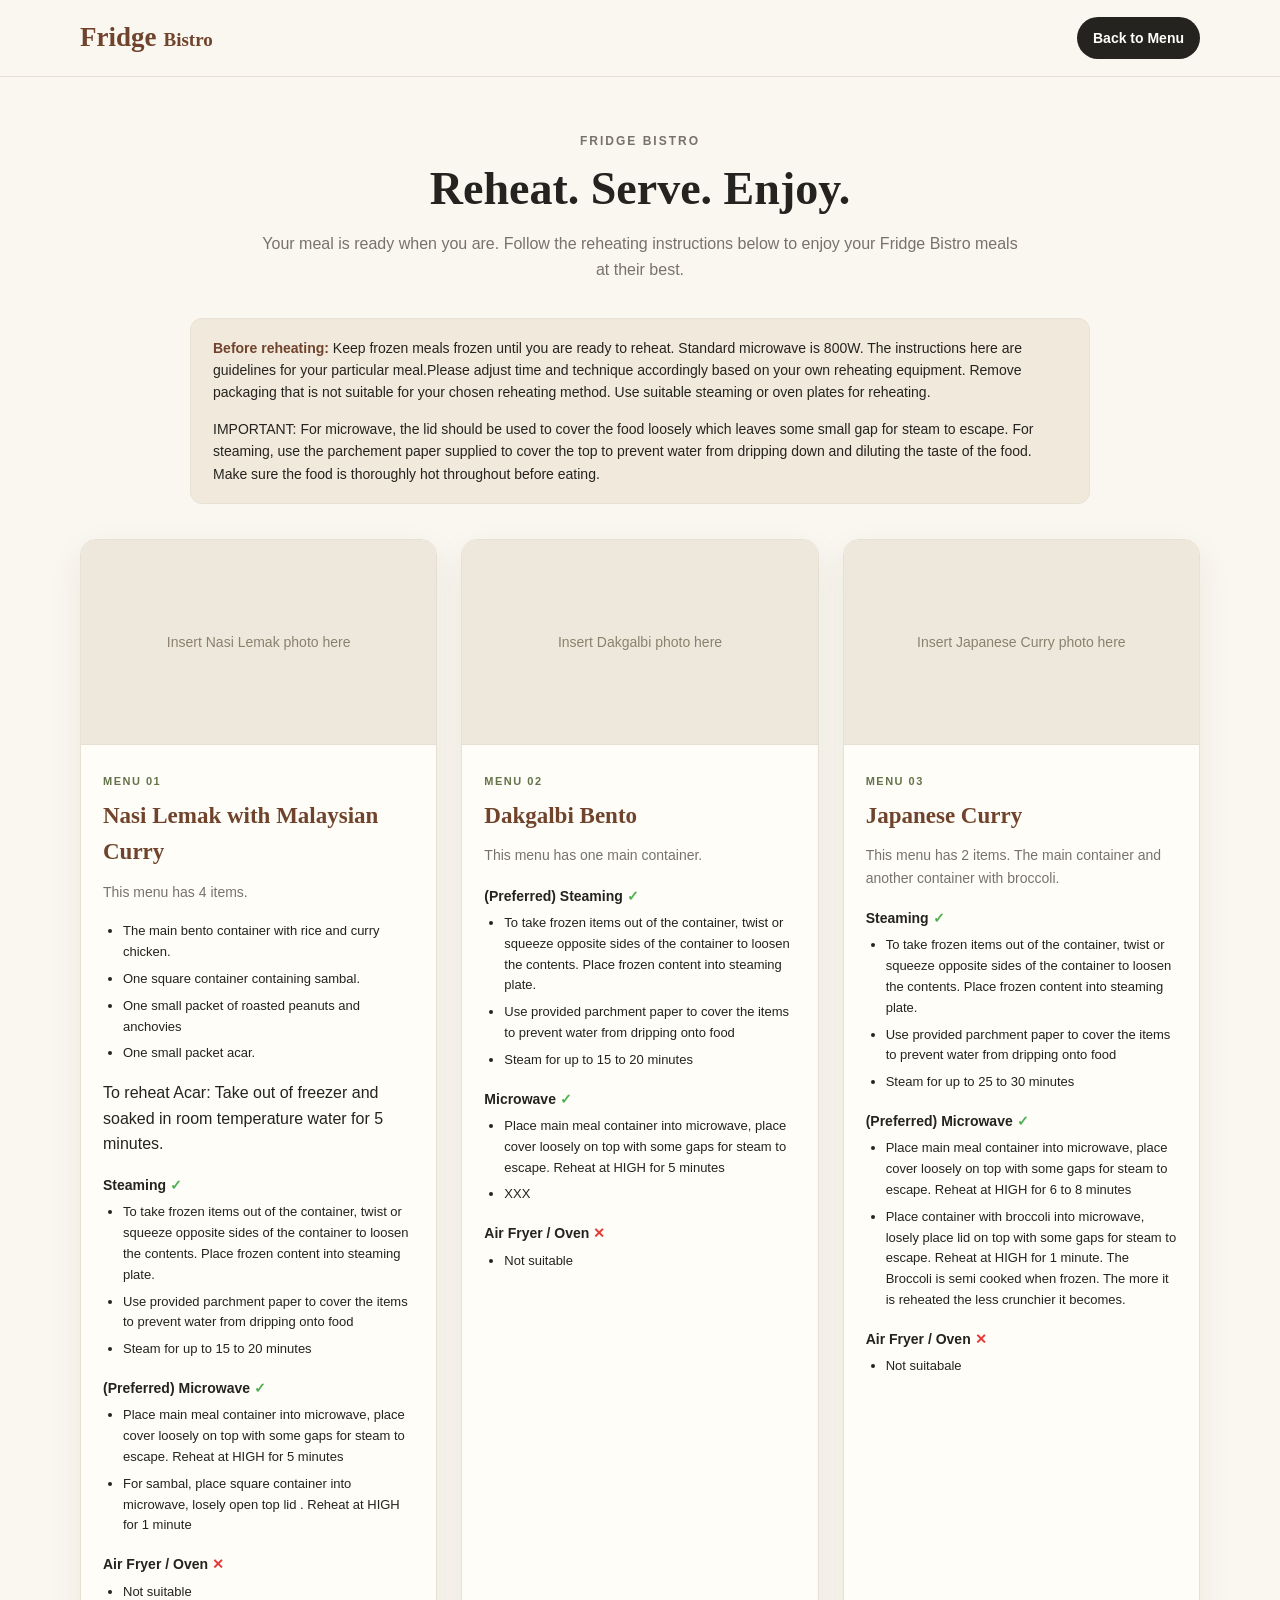
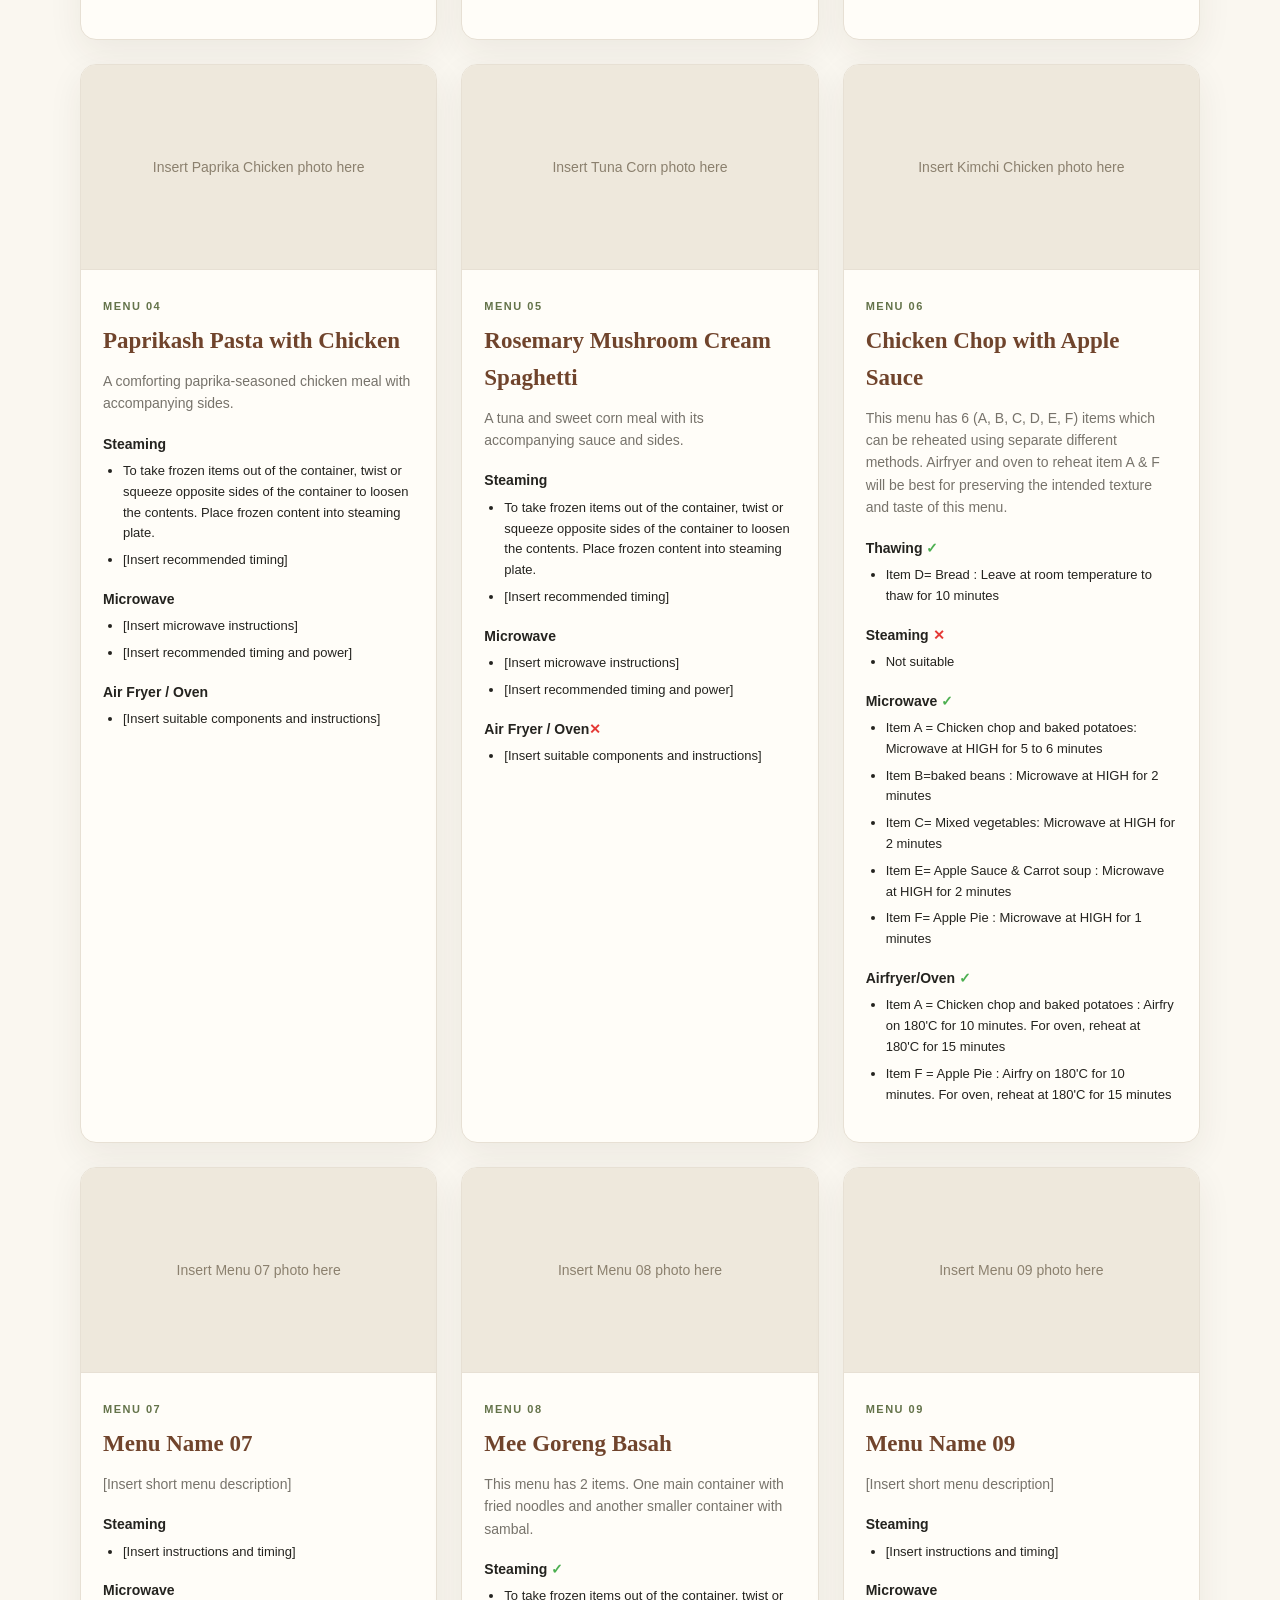
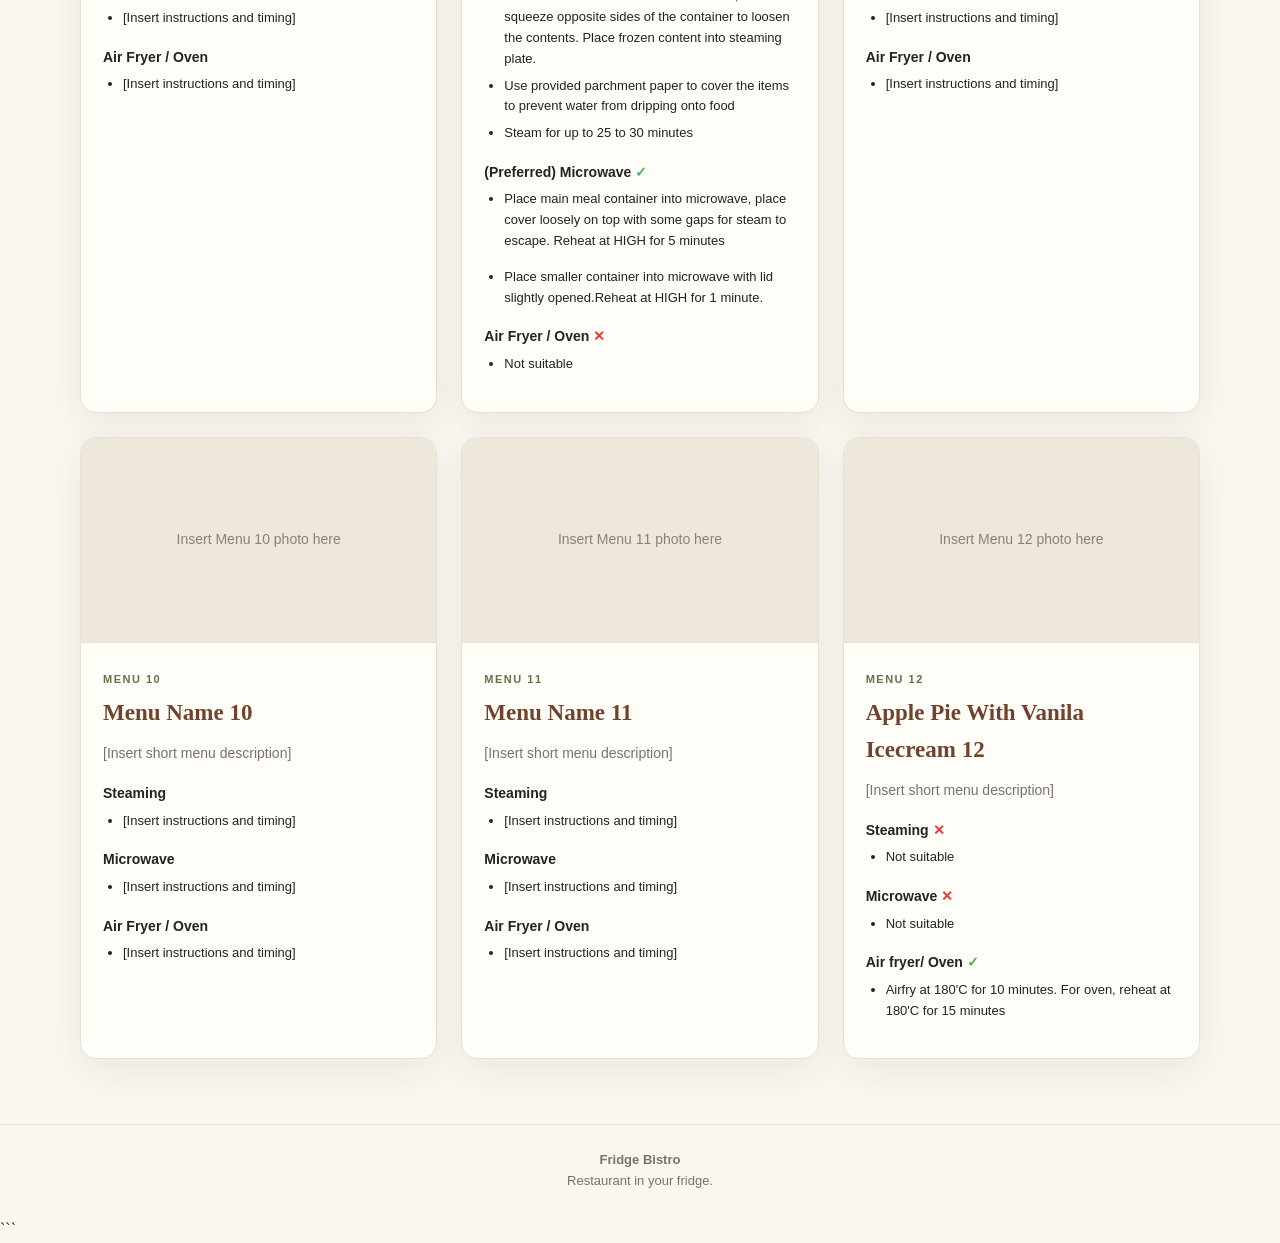
<file: reheating.html>
<!DOCTYPE html>
<html lang="en">

<head>
  <meta charset="UTF-8">
  <meta name="viewport" content="width=device-width, initial-scale=1.0">

  <title>Fridge Bistro — Reheating Guide</title>
  <meta name="description" content="Reheating instructions for Fridge Bistro frozen meals.">

  <style>
    :root {
      --cream: #faf7f0;
      --paper: #fffdf8;
      --ink: #24231f;
      --muted: #77736b;
      --brown: #70442c;
      --green: #64734a;
      --line: #e7e0d4;
      --gold: #d6a23c;
      --shadow: 0 12px 35px rgba(50,40,25,.07);
    }

    * {
      box-sizing: border-box;
    }

    body {
      margin: 0;
      background: var(--cream);
      color: var(--ink);
      font-family: Arial, sans-serif;
      line-height: 1.6;
    }

    a {
      text-decoration: none;
      color: inherit;
    }

    .container {
      width: min(1120px, calc(100% - 36px));
      margin: auto;
    }

    .site-header {
      background: rgba(250,247,240,.97);
      border-bottom: 1px solid var(--line);
      position: sticky;
      top: 0;
      z-index: 10;
    }

    .nav {
      min-height: 76px;
      display: flex;
      align-items: center;
      justify-content: space-between;
    }

    .brand {
      display: inline-flex;
      align-items: baseline;
      gap: 7px;
      font-family: Georgia, serif;
      color: var(--brown);
      font-size: 27px;
      font-weight: bold;
    }

    .brand small {
      font-size: 19px;
    }

    .back-link {
      background: var(--ink);
      color: white;
      padding: 10px 16px;
      border-radius: 999px;
      font-size: 14px;
      font-weight: bold;
    }

    .hero {
      text-align: center;
      padding: 55px 0 35px;
      max-width: 760px;
    }

    .eyebrow {
      color: var(--green);
      font-size: 12px;
      font-weight: bold;
      letter-spacing: 2px;
      text-transform: uppercase;
    }

    .hero h1 {
      font-family: Georgia, serif;
      font-size: clamp(32px, 5vw, 46px);
      line-height: 1.2;
      margin: 10px 0 15px;
    }

    .hero p {
      color: var(--muted);
      margin: 0 auto;
    }

    .general-note {
      background: #f1eadc;
      border: 1px solid var(--line);
      border-radius: 12px;
      padding: 18px 22px;
      margin: 0 auto 35px;
      max-width: 900px;
      font-size: 14px;
    }

    .general-note strong {
      color: var(--brown);
    }

    .menu-grid {
      display: grid;
      grid-template-columns: repeat(3, 1fr);
      gap: 24px;
      padding-bottom: 65px;
    }

    .menu-card {
      background: var(--paper);
      border: 1px solid var(--line);
      border-radius: 16px;
      overflow: hidden;
      box-shadow: var(--shadow);
    }

    .image-placeholder {
      height: 205px;
      background: #eee8dc;
      display: flex;
      align-items: center;
      justify-content: center;
      color: #8b806e;
      font-size: 14px;
      text-align: center;
      padding: 15px;
      border-bottom: 1px solid var(--line);
    }

    /* Replace the placeholder div with an img when your photo is ready */
    .menu-photo {
      width: 100%;
      height: 205px;
      object-fit: cover;
      display: block;
    }

    .menu-content {
      padding: 22px;
    }

    .menu-number {
      color: var(--green);
      font-size: 11px;
      font-weight: bold;
      letter-spacing: 1.5px;
    }

    .menu-content h2 {
      font-family: Georgia, serif;
      font-size: 23px;
      margin: 5px 0 10px;
      color: var(--brown);
    }

    .menu-description {
      color: var(--muted);
      font-size: 14px;
      margin: 0 0 18px;
    }

    .method-heading {
      font-size: 14px;
      font-weight: bold;
      margin: 17px 0 6px;
      color: var(--ink);
    }

    .menu-content ul {
      padding-left: 20px;
      margin: 5px 0 15px;
      font-size: 13px;
    }

    .menu-content li {
      margin-bottom: 6px;
    }

    .instruction-note {
      background: #f6f1e7;
      border-radius: 8px;
      padding: 10px 12px;
      font-size: 12px;
      color: var(--muted);
      margin-top: 15px;
    }

    footer {
      border-top: 1px solid var(--line);
      padding: 25px 0;
      text-align: center;
      color: var(--muted);
      font-size: 13px;
    }

    @media (max-width: 900px) {
      .menu-grid {
        grid-template-columns: repeat(2, 1fr);
      }
    }

    @media (max-width: 600px) {
      .menu-grid {
        grid-template-columns: 1fr;
        gap: 20px;
      }

      .hero {
        padding-top: 40px;
      }

      .menu-content {
        padding: 20px;
      }

      .image-placeholder,
      .menu-photo {
        height: 220px;
      }
    }
  </style>
</head>

<body>

  <header class="site-header">
    <div class="container nav">
      <a class="brand" href="index.html">
        <span>Fridge</span>
        <small>Bistro</small>
      </a>

      <a class="back-link" href="index.html">
        Back to Menu
      </a>
    </div>
  </header>

  <main>

    <section class="hero container">
      <p class="eyebrow">FRIDGE BISTRO</p>
      <h1>Reheat. Serve. Enjoy.</h1>
      <p>
        Your meal is ready when you are. Follow the reheating
        instructions below to enjoy your Fridge Bistro meals
        at their best.
      </p>
    </section>

    <div class="container">
      <div class="general-note">
        <strong>Before reheating:</strong>
        Keep frozen meals frozen until you are ready to reheat. Standard microwave is 800W.
        The instructions here are guidelines for your particular meal.Please adjust time and technique accordingly based on your own reheating equipment. 
        Remove packaging that is not suitable for your chosen
        reheating method. Use suitable steaming or oven plates for reheating. <p></p>IMPORTANT: For microwave, the lid should be used to cover the food loosely which leaves some small gap for steam to escape. For steaming, use the parchement paper supplied to cover the top to prevent water from dripping down and diluting the taste of the food. Make sure the food is thoroughly hot
        throughout before eating.
      </div>

      <section class="menu-grid">

        <!-- MENU 01 -->
        <article class="menu-card">
          <div class="image-placeholder">Insert Nasi Lemak photo here</div>
          <div class="menu-content">
            <span class="menu-number">MENU 01</span>
            <h2>Nasi Lemak with Malaysian Curry</h2>
            <p class="menu-description">
              This menu has 4 items. 
              <ul>
              <li>The main bento container with rice and curry chicken.</li>
              <li>One square container containing sambal.</li>
              <li>One small packet of roasted peanuts and anchovies</li>
                <li>One small packet acar.</li>
            </ul> 
            </p>To reheat Acar: Take out of freezer and soaked in room temperature water for 5 minutes.

            <p class="method-heading">Steaming <span style="color: #4CAF50;">✓</span></p>
            <ul>
              <li>To take frozen items out of the container, twist or squeeze opposite sides of the container to loosen the contents. Place frozen content into steaming plate.</li>
              <li>Use provided parchment paper to cover the items to prevent water from dripping onto food</li>
              <li>Steam for up to 15 to 20 minutes</li>
            </ul>

            <p class="method-heading">(Preferred) Microwave <span style="color: #4CAF50;">✓</span></p>
            <ul>
              <li>Place main meal container into microwave, place cover loosely on top with some gaps for steam to escape. Reheat at HIGH for 5 minutes</li>
              <li>For sambal, place square container into microwave, losely open top lid . Reheat at HIGH for 1 minute</li>
            </ul>

            <p class="method-heading">Air Fryer / Oven <span style="color: #E53935;">✕</span></p>
            <ul>
              <li>Not suitable</li>
            </ul>
          </div>
        </article>

        <!-- MENU 02 -->
        <article class="menu-card">
          <div class="image-placeholder">Insert Dakgalbi photo here</div>
          <div class="menu-content">
            <span class="menu-number">MENU 02</span>
            <h2>Dakgalbi Bento</h2>
            <p class="menu-description">
              This menu has one main container.
            </p>

             <p class="method-heading">(Preferred) Steaming <span style="color: #4CAF50;">✓</span></p>
            <ul>
              <li>To take frozen items out of the container, twist or squeeze opposite sides of the container to loosen the contents. Place frozen content into steaming plate.</li>
              <li>Use provided parchment paper to cover the items to prevent water from dripping onto food</li>
               <li>Steam for up to 15 to 20 minutes</li>
            </ul>

             <p class="method-heading">Microwave <span style="color: #4CAF50;">✓</span></p>
            <ul>
              <li>Place main meal container into microwave, place cover loosely on top with some gaps for steam to escape. Reheat at HIGH for 5 minutes</li>
              <li>XXX</li>
            </ul>

            <p class="method-heading">Air Fryer / Oven <span style="color: #E53935;">✕</span></p>
            <ul>
              <li>Not suitable</li>
            </ul>
          </div>
        </article>

        <!-- MENU 03 -->
        <article class="menu-card">
          <div class="image-placeholder">Insert Japanese Curry photo here</div>
          <div class="menu-content">
            <span class="menu-number">MENU 03</span>
            <h2>Japanese Curry</h2>
            <p class="menu-description">
              This menu has 2 items. The main container and another container with broccoli. 
            </p>

            <p class="method-heading">Steaming <span style="color: #4CAF50;">✓</span></p>
            <ul>
              <li>To take frozen items out of the container, twist or squeeze opposite sides of the container to loosen the contents. Place frozen content into steaming plate.</li>
              <li>Use provided parchment paper to cover the items to prevent water from dripping onto food</li>
               <li>Steam for up to 25 to 30 minutes</li>
            </ul>

             <p class="method-heading">(Preferred) Microwave <span style="color: #4CAF50;">✓</span></p>
            <ul>
             <li>Place main meal container into microwave, place cover loosely on top with some gaps for steam to escape. Reheat at HIGH for 6 to 8 minutes</li>
              <li>Place container with broccoli into microwave, losely place lid on top with some gaps for steam to escape. Reheat at HIGH for 1 minute. The Broccoli is semi cooked when frozen. The more it is reheated the less crunchier it becomes.</li>
            </ul>

           <p class="method-heading">Air Fryer / Oven <span style="color: #E53935;">✕</span></p>
            <ul>
              <li>Not suitabale</li>
            </ul>
          </div>
        </article>

        <!-- MENU 04 -->
        <article class="menu-card">
          <div class="image-placeholder">Insert Paprika Chicken photo here</div>
          <div class="menu-content">
            <span class="menu-number">MENU 04</span>
            <h2>Paprikash Pasta with Chicken</h2>
            <p class="menu-description">
              A comforting paprika-seasoned chicken meal
              with accompanying sides.
            </p>

            <p class="method-heading">Steaming</p>
            <ul>
              <li>To take frozen items out of the container, twist or squeeze opposite sides of the container to loosen the contents. Place frozen content into steaming plate.</li>
              <li>[Insert recommended timing]</li>
            </ul>

            <p class="method-heading">Microwave</p>
            <ul>
              <li>[Insert microwave instructions]</li>
              <li>[Insert recommended timing and power]</li>
            </ul>

            <p class="method-heading">Air Fryer / Oven</p>
            <ul>
              <li>[Insert suitable components and instructions]</li>
            </ul>
          </div>
        </article>

        <!-- MENU 05 -->
        <article class="menu-card">
          <div class="image-placeholder">Insert Tuna Corn photo here</div>
          <div class="menu-content">
            <span class="menu-number">MENU 05</span>
            <h2>Rosemary Mushroom Cream Spaghetti</h2>
            <p class="menu-description">
              A tuna and sweet corn meal with its accompanying
              sauce and sides.
            </p>

            <p class="method-heading">Steaming</p>
            <ul>
              <li>To take frozen items out of the container, twist or squeeze opposite sides of the container to loosen the contents. Place frozen content into steaming plate.</li>
              <li>[Insert recommended timing]</li>
            </ul>

            <p class="method-heading">Microwave</p>
            <ul>
              <li>[Insert microwave instructions]</li>
              <li>[Insert recommended timing and power]</li>
            </ul>

            <p class="method-heading">Air Fryer / Oven<span style="color: #E53935;">✕</span></p>
            <ul>
              <li>[Insert suitable components and instructions]</li>
            </ul>
          </div>
        </article>

        <!-- MENU 06 -->
        <article class="menu-card">
          <div class="image-placeholder">Insert Kimchi Chicken photo here</div>
          <div class="menu-content">
            <span class="menu-number">MENU 06</span>
            <h2>Chicken Chop with Apple Sauce</h2>
            <p class="menu-description">
              This menu has 6 (A, B, C, D, E, F) items which can be reheated using separate different methods. Airfryer and oven to reheat item A & F will be best for preserving the intended texture and taste of this menu.
            </p>

<p class="method-heading">Thawing <span style="color: #4CAF50;">✓</span></p>
             <ul>
              <li>Item D= Bread : Leave at room temperature to thaw for 10 minutes</li>
              
            </ul>
            
            <p class="method-heading">Steaming <span style="color: #E53935;">✕</span></p>
            <ul>
              <li>Not suitable</li>
              
            </ul>

            <p class="method-heading">Microwave <span style="color: #4CAF50;">✓</span></p>
            <ul>
              <li>Item A = Chicken chop and baked potatoes: Microwave at HIGH for 5 to 6 minutes</li>
              <li>Item B=baked beans : Microwave at HIGH for 2 minutes</li>
              <li>Item C= Mixed vegetables: Microwave at HIGH for 2 minutes</li>
              <li>Item E= Apple Sauce & Carrot soup : Microwave at HIGH for 2 minutes</li>
              <li>Item F= Apple Pie : Microwave at HIGH for 1 minutes</li>
            </ul>

            <p class="method-heading">Airfryer/Oven <span style="color: #4CAF50;">✓</span></p>
            <ul>
              <li>Item A = Chicken chop and baked potatoes : Airfry on 180'C for 10 minutes. For oven, reheat at 180'C for 15 minutes</li>
               <li>Item F = Apple Pie : Airfry on 180'C for 10 minutes. For oven, reheat at 180'C for 15 minutes</li>
            </ul>
          </div>
        </article>

        <!-- MENU 07 -->
        <article class="menu-card">
          <div class="image-placeholder">Insert Menu 07 photo here</div>
          <div class="menu-content">
            <span class="menu-number">MENU 07</span>
            <h2>Menu Name 07</h2>
            <p class="menu-description">[Insert short menu description]</p>

            <p class="method-heading">Steaming</p>
            <ul><li>[Insert instructions and timing]</li></ul>

            <p class="method-heading">Microwave</p>
            <ul><li>[Insert instructions and timing]</li></ul>

            <p class="method-heading">Air Fryer / Oven</p>
            <ul><li>[Insert instructions and timing]</li></ul>
          </div>
        </article>

        <!-- MENU 08 -->
        <article class="menu-card">
          <div class="image-placeholder">Insert Menu 08 photo here</div>
          <div class="menu-content">
            <span class="menu-number">MENU 08</span>
            <h2>Mee Goreng Basah</h2>
            <p class="menu-description">This menu has 2 items. One main container with fried noodles and another smaller container with sambal. </p>

            <p class="method-heading">Steaming <span style="color: #4CAF50;">✓</span></p>
           <ul>
              <li>To take frozen items out of the container, twist or squeeze opposite sides of the container to loosen the contents. Place frozen content into steaming plate.</li>
              <li>Use provided parchment paper to cover the items to prevent water from dripping onto food</li>
               <li>Steam for up to 25 to 30 minutes</li>
            </ul>

            <p class="method-heading">(Preferred) Microwave <span style="color: #4CAF50;">✓</span></p>
            <ul><li>Place main meal container into microwave, place cover loosely on top with some gaps for steam to escape. Reheat at HIGH for 5 minutes</li></ul>
<ul><li>Place smaller container into microwave with lid slightly opened.Reheat at HIGH for 1 minute.</li></ul>
            <p class="method-heading">Air Fryer / Oven <span style="color: #E53935;">✕</span></p>
            <ul><li>Not suitable</li></ul>
          </div>
        </article>

        <!-- MENU 09 -->
        <article class="menu-card">
          <div class="image-placeholder">Insert Menu 09 photo here</div>
          <div class="menu-content">
            <span class="menu-number">MENU 09</span>
            <h2>Menu Name 09</h2>
            <p class="menu-description">[Insert short menu description]</p>

            <p class="method-heading">Steaming</p>
            <ul><li>[Insert instructions and timing]</li></ul>

            <p class="method-heading">Microwave</p>
            <ul><li>[Insert instructions and timing]</li></ul>

            <p class="method-heading">Air Fryer / Oven</p>
            <ul><li>[Insert instructions and timing]</li></ul>
          </div>
        </article>

        <!-- MENU 10 -->
        <article class="menu-card">
          <div class="image-placeholder">Insert Menu 10 photo here</div>
          <div class="menu-content">
            <span class="menu-number">MENU 10</span>
            <h2>Menu Name 10</h2>
            <p class="menu-description">[Insert short menu description]</p>

            <p class="method-heading">Steaming</p>
            <ul><li>[Insert instructions and timing]</li></ul>

            <p class="method-heading">Microwave</p>
            <ul><li>[Insert instructions and timing]</li></ul>

            <p class="method-heading">Air Fryer / Oven</p>
            <ul><li>[Insert instructions and timing]</li></ul>
          </div>
        </article>

        <!-- MENU 11 -->
        <article class="menu-card">
          <div class="image-placeholder">Insert Menu 11 photo here</div>
          <div class="menu-content">
            <span class="menu-number">MENU 11</span>
            <h2>Menu Name 11</h2>
            <p class="menu-description">[Insert short menu description]</p>

            <p class="method-heading">Steaming</p>
            <ul><li>[Insert instructions and timing]</li></ul>

            <p class="method-heading">Microwave</p>
            <ul><li>[Insert instructions and timing]</li></ul>

            <p class="method-heading">Air Fryer / Oven</p>
            <ul><li>[Insert instructions and timing]</li></ul>
          </div>
        </article>

        <!-- MENU 12 -->
        <article class="menu-card">
          <div class="image-placeholder">Insert Menu 12 photo here</div>
          <div class="menu-content">
            <span class="menu-number">MENU 12</span>
            <h2>Apple Pie With Vanila Icecream 12</h2>
            <p class="menu-description">[Insert short menu description]</p>

            <p class="method-heading">Steaming <span style="color: #E53935;">✕</span></p>
            <ul><li>Not suitable</li></ul>

            <p class="method-heading"> Microwave <span style="color: #E53935;">✕</span></p>
            <ul><li>Not suitable</li></ul>

             <p class="method-heading">Air fryer/ Oven <span style="color: #4CAF50;">✓</span></p>
            <ul><li>Airfry at 180'C for 10 minutes. For oven, reheat at 180'C for 15 minutes</li></ul>
          </div>
        </article>

      </section>
    </div>

  </main>

  <footer>
    <div class="container">
      <strong>Fridge Bistro</strong><br>
      Restaurant in your fridge.
    </div>
  </footer>

</body>
</html>
```
</file>
<file: style.css>
@import url('https://fonts.googleapis.com/css2?family=DM+Sans:wght@400;500;600;700&family=Playfair+Display:wght@600;700&display=swap');
:root{--cream:#faf7f0;--paper:#fffdf8;--ink:#24231f;--muted:#77736b;--brown:#70442c;--green:#64734a;--line:#e7e0d4;--gold:#d6a23c;--red:#b83b32;--shadow:0 12px 35px rgba(50,40,25,.09)}*{box-sizing:border-box}body{margin:0;background:var(--cream);color:var(--ink);font-family:"DM Sans",Arial,sans-serif;line-height:1.55}a{text-decoration:none;color:inherit}.container{width:min(1120px,calc(100% - 36px));margin:auto}.site-header{background:rgba(250,247,240,.96);border-bottom:1px solid var(--line);position:sticky;top:0;z-index:10;backdrop-filter:blur(10px)}.nav{min-height:76px;display:flex;align-items:center;justify-content:space-between}.brand{display:inline-flex;align-items:baseline;gap:7px;font-family:"Playfair Display",serif;color:var(--brown)}.brand span{font-size:30px;font-weight:700}.brand small{font-size:20px;font-weight:600}.cart-link{background:var(--ink);color:#fff;padding:10px 16px;border-radius:999px;font-weight:700}.cart-link b{display:inline-grid;place-items:center;min-width:23px;height:23px;padding:0 6px;margin-left:4px;border-radius:99px;background:var(--gold);color:#332713;font-size:12px}.hero{padding:78px 0 72px;text-align:center;max-width:880px}.eyebrow{margin:0 0 8px;color:var(--green);font-size:12px;letter-spacing:.18em;font-weight:700}.hero h1,.checkout-page h1,h2{font-family:"Playfair Display",serif;line-height:1.1}.hero h1{font-size:clamp(42px,7vw,72px);color:var(--brown);margin:0}.hero h1 em{color:var(--green);font-style:normal}.hero p:not(.eyebrow){max-width:690px;margin:22px auto 30px;color:var(--muted);font-size:17px}.primary-btn,.secondary-btn{display:inline-flex;align-items:center;justify-content:center;min-height:44px;padding:11px 18px;border-radius:8px;cursor:pointer;font:inherit;font-weight:700}.primary-btn{background:var(--green);color:#fff;border:0}.secondary-btn{background:#fff;border:1px solid var(--line)}.menu-section{background:#f0ece3;padding:55px 0 75px}.section-heading{display:flex;align-items:end;justify-content:space-between;gap:20px;margin-bottom:28px}.section-heading h2,.checkout-page h1{font-size:clamp(34px,5vw,50px);color:var(--brown);margin:0}.section-heading>p{color:var(--muted)}.menu-grid{display:grid;grid-template-columns:repeat(2,1fr);gap:12px}.menu-card{min-height:250px;overflow:hidden;border-radius:4px;background:#342d27;box-shadow:var(--shadow);display:grid;grid-template-columns:48% 52%}.menu-image{min-height:250px;background:linear-gradient(135deg,rgba(100,115,74,.72),rgba(112,68,44,.6)),radial-gradient(circle at 40% 35%,#e5b96e 0 9%,transparent 10%),radial-gradient(circle at 65% 58%,#8f4b31 0 16%,transparent 17%),linear-gradient(135deg,#8d6a4c,#31251e);background-position:center}.food-2{filter:hue-rotate(15deg)}.food-3{filter:hue-rotate(35deg)}.food-4{filter:hue-rotate(-10deg)}.food-5{filter:saturate(.8)}.menu-info{padding:25px 22px;color:#fff;display:flex;flex-direction:column;justify-content:center}.menu-info h3{margin:0 0 7px;font-size:21px}.menu-info p{margin:0 0 13px;color:#ddd8cf;font-size:13px}.price{color:#efc35d;font-size:20px;font-weight:800;margin-bottom:14px}.add-btn{width:max-content;border:0;border-radius:999px;background:var(--red);color:#fff;padding:9px 18px;cursor:pointer;font-weight:700}footer{background:var(--brown);color:#fff;padding:30px 0}.footer-inner{display:flex;justify-content:space-between;align-items:center;gap:20px}.footer-inner strong,.footer-inner span{display:block}.footer-inner span{color:#dbcbbf}.checkout-page{padding:55px 0 75px}.checkout-layout{display:grid;grid-template-columns:1.35fr .8fr;gap:28px;align-items:start}.card{background:var(--paper);border:1px solid var(--line);border-radius:12px;box-shadow:var(--shadow)}.order-row{display:grid;grid-template-columns:1fr auto auto;gap:18px;align-items:center;padding:18px 20px;border-bottom:1px solid var(--line)}.order-row:last-child{border-bottom:0}.order-name{font-weight:700}.order-price{font-weight:700;color:var(--brown)}.qty{display:flex;align-items:center;gap:8px}.qty button{width:30px;height:30px;border:1px solid var(--line);border-radius:50%;background:#fff;cursor:pointer}.remove{border:0;background:transparent;color:var(--muted);cursor:pointer}.form-card{margin-top:18px;padding:24px}.form-card p,.payment-card>p{color:var(--muted);font-size:14px}label{display:block;margin-top:16px;font-size:13px;font-weight:700}input,textarea{width:100%;margin-top:6px;padding:12px 13px;border:1px solid #dcd4c8;border-radius:7px;background:#fff;font:inherit;color:var(--ink)}textarea{resize:vertical}.payment-card{padding:24px;position:sticky;top:96px}.qr{min-height:230px;display:grid;place-items:center;background:#fff;border:1px dashed #cfc6b8;border-radius:8px;margin:18px 0;overflow:hidden;text-align:center;padding:15px}.qr img{width:min(230px,80%);height:auto}.qr div{display:none;color:var(--muted);padding:25px}.qr b,.qr span{display:block}.qr b{color:var(--brown);margin-bottom:6px}.qr span{font-size:12px}.bank{background:#f3efe7;border-radius:8px;padding:13px;margin-bottom:15px;font-size:13px}.bank span{display:block;color:var(--muted)}.total{display:flex;justify-content:space-between;align-items:center;border-top:1px solid var(--line);margin-top:20px;padding-top:18px;font-size:18px}.total b{color:var(--brown);font-size:24px}.full{width:100%;margin-top:12px}.status{min-height:22px;color:var(--green);font-size:13px;white-space:pre-line}code{background:#eee8dd;padding:2px 5px;border-radius:4px}.empty{padding:35px 22px;text-align:center;color:var(--muted)}@media(max-width:800px){.menu-grid,.checkout-layout{grid-template-columns:1fr}.payment-card{position:static}}@media(max-width:520px){.container{width:calc(100% - 24px)}.hero{padding:52px 0}.hero p:not(.eyebrow){font-size:15px}.section-heading{display:block}.menu-card{min-height:210px;grid-template-columns:42% 58%}.menu-image{min-height:210px}.menu-info{padding:18px 14px}.menu-info h3{font-size:17px}.menu-info p{font-size:12px}.price{font-size:17px}.add-btn{padding:8px 12px;font-size:12px}.footer-inner{align-items:flex-start;flex-direction:column}}
.menu-image {
  width: 100%;
  height: 100%;
  min-height: 250px;
  object-fit: cover;
  object-position: center;
  display: block;
}
.menu-info .reheat {
  margin-top: -5px;
  margin-bottom: 15px;
  font-size: 12px;
  color: #cfc8bd;
}

.menu-card {
  min-height: 250px;
  overflow: hidden;
  border-radius: 4px;
  background: #342d27;
  box-shadow: var(--shadow);
  display: grid;
  grid-template-columns: 48% 52%;
  align-items: stretch;
}
}.hero-logo {
    width: 300px;
    height: auto;
    display: block;
    margin: 0 auto 50px;
}
.hero-buttons {
    display: flex;
    gap: 12px;
    flex-wrap: wrap;
    margin-top: 25px;
}
.bundle-hero {
  text-align: center;
  padding: 70px 20px 50px;
}

.bundle-hero > p:not(.eyebrow) {
  max-width: 650px;
  margin: 20px auto 0;
  line-height: 1.7;
}

.bundle-section {
  padding-bottom: 80px;
}

.bundle-grid {
  display: grid;
  grid-template-columns: 1fr;
  gap: 40px;
}

.bundle-card {
  background: #fff;
  border-radius: 18px;
  overflow: hidden;
  box-shadow: 0 8px 30px rgba(0,0,0,0.08);
  padding: 28px;
}

.bundle-header {
  display: flex;
  justify-content: space-between;
  align-items: flex-start;
  gap: 20px;
}

.bundle-number {
  margin: 0 0 6px;
  font-size: 12px;
  letter-spacing: 2px;
  font-weight: 700;
}

.bundle-header h2 {
  margin: 0;
  font-size: 30px;
}

.bundle-price {
  font-size: 28px;
  font-weight: 700;
  white-space: nowrap;
}

.bundle-description {
  max-width: 650px;
  line-height: 1.6;
  margin: 15px 0 25px;
}

.bundle-meals {
  display: grid;
  grid-template-columns: repeat(3, 1fr);
  gap: 15px;
}

.bundle-meal {
  min-width: 0;
}

.bundle-image {
  width: 100%;
  height: 240px;
  border-radius: 12px;
  background-size: cover;
  background-position: center;
  background-repeat: no-repeat;
}

.bundle-meal h3 {
  font-size: 16px;
  margin: 12px 0 0;
}

.bundle-footer {
  margin-top: 25px;
  padding-top: 20px;
  border-top: 1px solid #eee;

  display: flex;
  justify-content: space-between;
  align-items: center;
  gap: 20px;
}

.bundle-footer span {
  font-size: 14px;
  opacity: 0.7;
}


@media (max-width: 700px) {

  .bundle-card {
    padding: 20px;
  }

  .bundle-header h2 {
    font-size: 24px;
  }

  .bundle-price {
    font-size: 22px;
  }

  .bundle-meals {
    gap: 8px;
  }

  .bundle-image {
    height: 130px;
  }

  .bundle-meal h3 {
    font-size: 13px;
  }

  .bundle-footer {
    flex-direction: column;
    align-items: stretch;
  }

  .bundle-footer .add-btn {
    width: 100%;
  }

}
/* Style for the checkout button link */
.secondary-btn {
  background-color: #ff6b6b; /* The button color (change this to whatever you like) */
  color: #ffffff;            /* The text color (white) */
  text-decoration: none;    /* Removes the default link underline */
  padding: 10px 20px;       /* Spacing inside the button (top/bottom, left/right) */
  border-radius: 5px;       /* Rounds the corners */
  display: inline-block;    /* Makes the link act like a proper button block */
  font-weight: 600;         /* Makes the text bold */
  transition: background-color 0.2s ease; /* Makes the hover effect smooth */
}

/* Color change when hovering mouse over the button */
.secondary-btn:hover {
  background-color: #ee5253; /* A slightly darker shade for the hover effect */
}
/* =====================================================
   FIX: CART PILL AND ITEM ICON STYLING
   ===================================================== */

/* 1. Turns the plain cart link inside the navigation into a sleek black button */
.nav nav a[href="checkout.html"] {
  background: var(--ink);
  color: #ffffff;
  padding: 8px 16px;
  border-radius: 999px;
  font-weight: 700;
  display: inline-flex;
  align-items: center;
  gap: 6px;
  font-size: 14px;
  transition: opacity 0.2s ease;
}

.nav nav a[href="checkout.html"]:hover {
  opacity: 0.9;
}

/* 2. Styles the numeric counter bubble (e.g., the "0" or "3") inside that button */
.nav nav a[href="checkout.html"] .cart-count, 
.nav nav a[href="checkout.html"] b {
  display: inline-grid;
  place-items: center;
  min-width: 22px;
  height: 22px;
  padding: 0 5px;
  border-radius: 99px;
  background: var(--gold);
  color: #332713;
  font-size: 11px;
  font-weight: 700;
}

/* 3. Smooth fix for the secondary button styles we fixed earlier */
.secondary-btn {
  background: #ffffff;
  color: var(--ink);
  border: 1px solid var(--line);
  transition: all 0.2s ease;
}

.secondary-btn:hover {
  background: var(--line);
}
.brand img {
    display: block;
    height: 55px;
    width: auto;
    object-fit: contain;
}
/* =====================================================
   ABOUT PAGE
   ===================================================== */

.about-nav {
  display: flex;
  align-items: center;
  gap: 22px;
}

.about-nav > a:not(.cart-link) {
  font-size: 14px;
  font-weight: 700;
  color: var(--brown);
}

.about-nav > a:not(.cart-link):hover {
  color: var(--green);
}


/* ABOUT HERO */

.about-hero {
  padding: 75px 0 65px;
  text-align: center;
}

.about-container {
  max-width: 850px;
}

.about-hero h1 {
  font-family: "Playfair Display", serif;
  font-size: clamp(42px, 7vw, 68px);
  line-height: 1.1;
  color: var(--brown);
  margin: 0 0 28px;
}

.about-hero h1 em {
  color: var(--green);
  font-style: normal;
}

.about-intro {
  max-width: 760px;
  margin: 0 auto 22px;
  color: var(--muted);
  font-size: 17px;
  line-height: 1.8;
}


/* COMPARISON */

.comparison-section {
  background: #f0ece3;
  padding: 65px 0 80px;
}

.about-heading {
  margin-bottom: 35px;
}

.meal-comparison {
  display: grid;
  grid-template-columns: repeat(2, 1fr);
  gap: 18px;
}

.meal-option {
  background: var(--paper);
  border: 1px solid var(--line);
  border-radius: 14px;
  padding: 28px;
  box-shadow: var(--shadow);
}

.meal-option-header {
  display: flex;
  justify-content: space-between;
  align-items: flex-start;
  gap: 15px;
  margin-bottom: 20px;
}

.meal-option h3 {
  margin: 0;
  font-family: "Playfair Display", serif;
  color: var(--brown);
  font-size: 27px;
  line-height: 1.2;
}

.meal-label {
  flex-shrink: 0;
  padding: 5px 9px;
  border-radius: 999px;
  background: #eee8dd;
  color: var(--muted);
  font-size: 10px;
  font-weight: 700;
  letter-spacing: .08em;
}

.meal-option ul {
  margin: 0;
  padding-left: 20px;
  color: var(--ink);
}

.meal-option li {
  margin-bottom: 10px;
  line-height: 1.5;
}

.meal-pros-cons {
  border-top: 1px solid var(--line);
  margin-top: 22px;
  padding-top: 18px;
}

.meal-pros-cons strong {
  display: block;
  color: var(--brown);
  margin-bottom: 4px;
}

.meal-pros-cons p {
  margin: 0 0 15px;
  color: var(--muted);
  font-size: 14px;
  line-height: 1.6;
}


/* FEATURED HOMEY CARD */

.featured-meal {
  border: 2px solid var(--green);
  background: #fffdf7;
  box-shadow: 0 14px 40px rgba(100,115,74,.14);
}

.featured-meal .meal-label {
  background: var(--green);
  color: #fff;
}

.featured-meal h3 {
  color: var(--green);
}


/* CLOSING */

.about-closing {
  padding: 80px 0 90px;
  text-align: center;
}

.about-closing .container {
  max-width: 750px;
}

.about-closing h2 {
  color: var(--brown);
  font-size: clamp(34px, 5vw, 50px);
  margin: 0 0 25px;
}

.about-closing p:not(.eyebrow) {
  color: var(--muted);
  font-size: 17px;
  line-height: 1.8;
  margin: 0 auto 20px;
}

.about-closing .primary-btn {
  margin-top: 15px;
}


/* MOBILE */

@media (max-width: 700px) {

  .about-nav {
    gap: 10px;
  }

  .about-nav > a:not(.cart-link) {
    display: none;
  }

  .about-hero {
    padding: 55px 0 50px;
  }

  .about-intro {
    font-size: 15px;
    line-height: 1.7;
  }

  .meal-comparison {
    grid-template-columns: 1fr;
  }

  .meal-option {
    padding: 22px;
  }

  .meal-option h3 {
    font-size: 24px;
  }

}
/* =====================================================
   MAIN NAVIGATION
   ===================================================== */

.main-nav {
  display: flex;
  align-items: center;
  gap: 20px;
}

.main-nav > a:not(.cart-link) {
  color: var(--brown);
  font-size: 14px;
  font-weight: 700;
}

.main-nav > a:not(.cart-link):hover {
  color: var(--green);
}

@media (max-width: 520px) {

  .main-nav {
    gap: 10px;
  }

}
/* =====================================================
   ABOUT PAGE IMAGE
   ===================================================== */

.about-image-section {
  padding: 10px 0 50px;
}

.about-image {
  display: block;
  width: 100%;
  max-width: 650px;
  height: auto;
  margin: 0 auto;
  border-radius: 14px;
}

/* =====================================================
   REHEATING GUIDE PAGE
   ===================================================== */

.reheating-hero {
  padding: 60px 0 35px;
  text-align: center;
  max-width: 800px;
}

.reheating-hero h1 {
  font-family: "Playfair Display", serif;
  font-size: clamp(38px, 6vw, 56px);
  color: var(--brown);
  margin: 10px 0 15px;
}

.reheating-hero h1 em {
  color: var(--green);
  font-style: normal;
}

.reheating-hero p:not(.eyebrow) {
  color: var(--muted);
  max-width: 680px;
  margin: 0 auto;
}

.reheating-note {
  background: #f0ece3;
  border: 1px solid var(--line);
  border-radius: 12px;
  padding: 18px 22px;
  margin: 0 auto 35px;
  max-width: 900px;
  font-size: 14px;
}

.reheating-note strong {
  color: var(--brown);
}

.reheating-grid {
  display: grid;
  grid-template-columns: repeat(3, 1fr);
  gap: 24px;
  padding-bottom: 70px;
}

.reheating-card {
  background: var(--paper);
  border: 1px solid var(--line);
  border-radius: 14px;
  overflow: hidden;
  box-shadow: var(--shadow);
}

.reheating-placeholder {
  height: 210px;
  background: #eee8dd;
  display: flex;
  align-items: center;
  justify-content: center;
  color: var(--muted);
  text-align: center;
  padding: 15px;
  font-size: 14px;
}

.reheating-photo {
  width: 100%;
  height: 210px;
  object-fit: cover;
  display: block;
}

.reheating-content {
  padding: 22px;
}

.reheating-number {
  color: var(--green);
  font-size: 11px;
  font-weight: 700;
  letter-spacing: 1.5px;
}

.reheating-content h2 {
  font-size: 23px;
  color: var(--brown);
  margin: 6px 0 10px;
}

.reheating-description {
  color: var(--muted);
  font-size: 14px;
  margin-bottom: 18px;
}

.reheating-method {
  font-size: 14px;
  font-weight: 700;
  margin: 17px 0 6px;
}

.reheating-content ul {
  padding-left: 20px;
  margin: 5px 0 15px;
  font-size: 13px;
}

.reheating-content li {
  margin-bottom: 7px;
}

.reheating-tip {
  background: #f0ece3;
  border-radius: 8px;
  padding: 12px;
  font-size: 12px;
  color: var(--muted);
  margin-top: 15px;
}

@media (max-width: 900px) {
  .reheating-grid {
    grid-template-columns: repeat(2, 1fr);
  }
}

@media (max-width: 600px) {
  .reheating-grid {
    grid-template-columns: 1fr;
    gap: 20px;
  }

  .reheating-hero {
    padding: 45px 0 30px;
  }

  .reheating-content {
    padding: 20px;
  }
}
</file>
